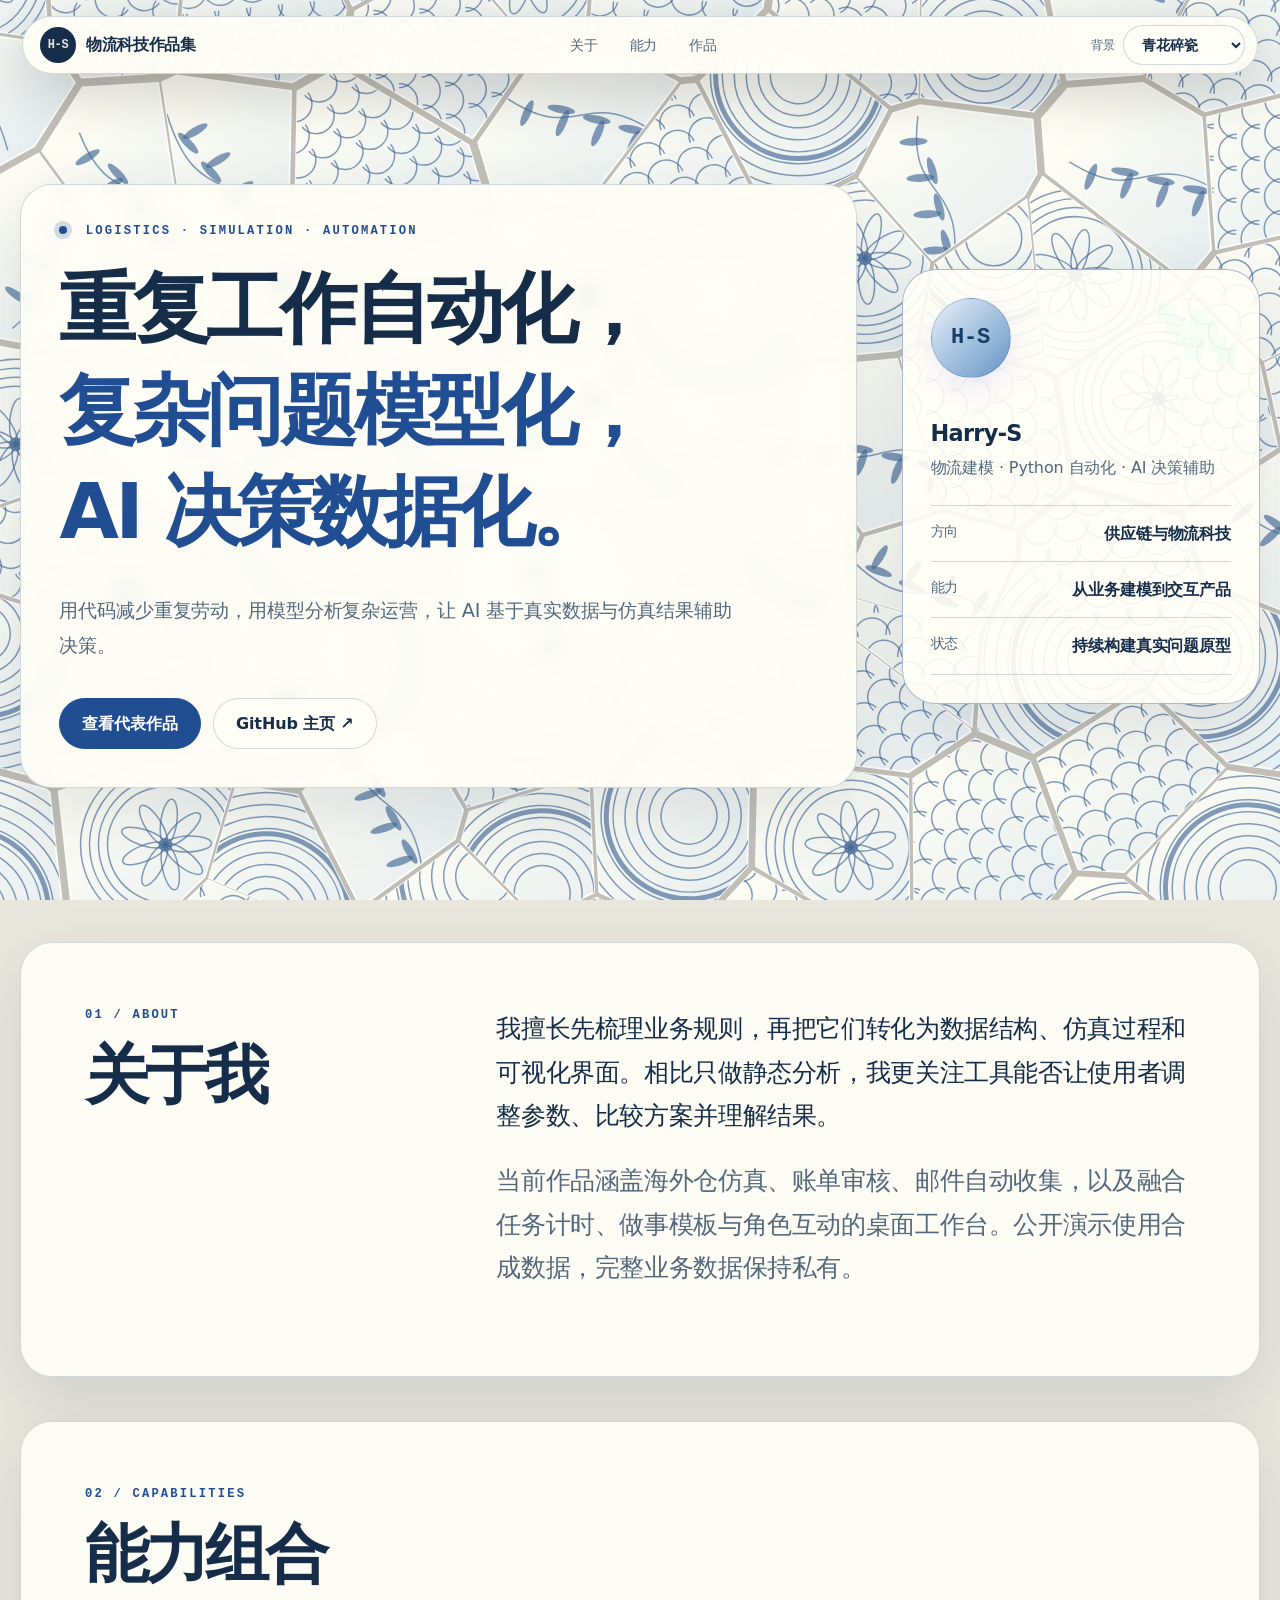
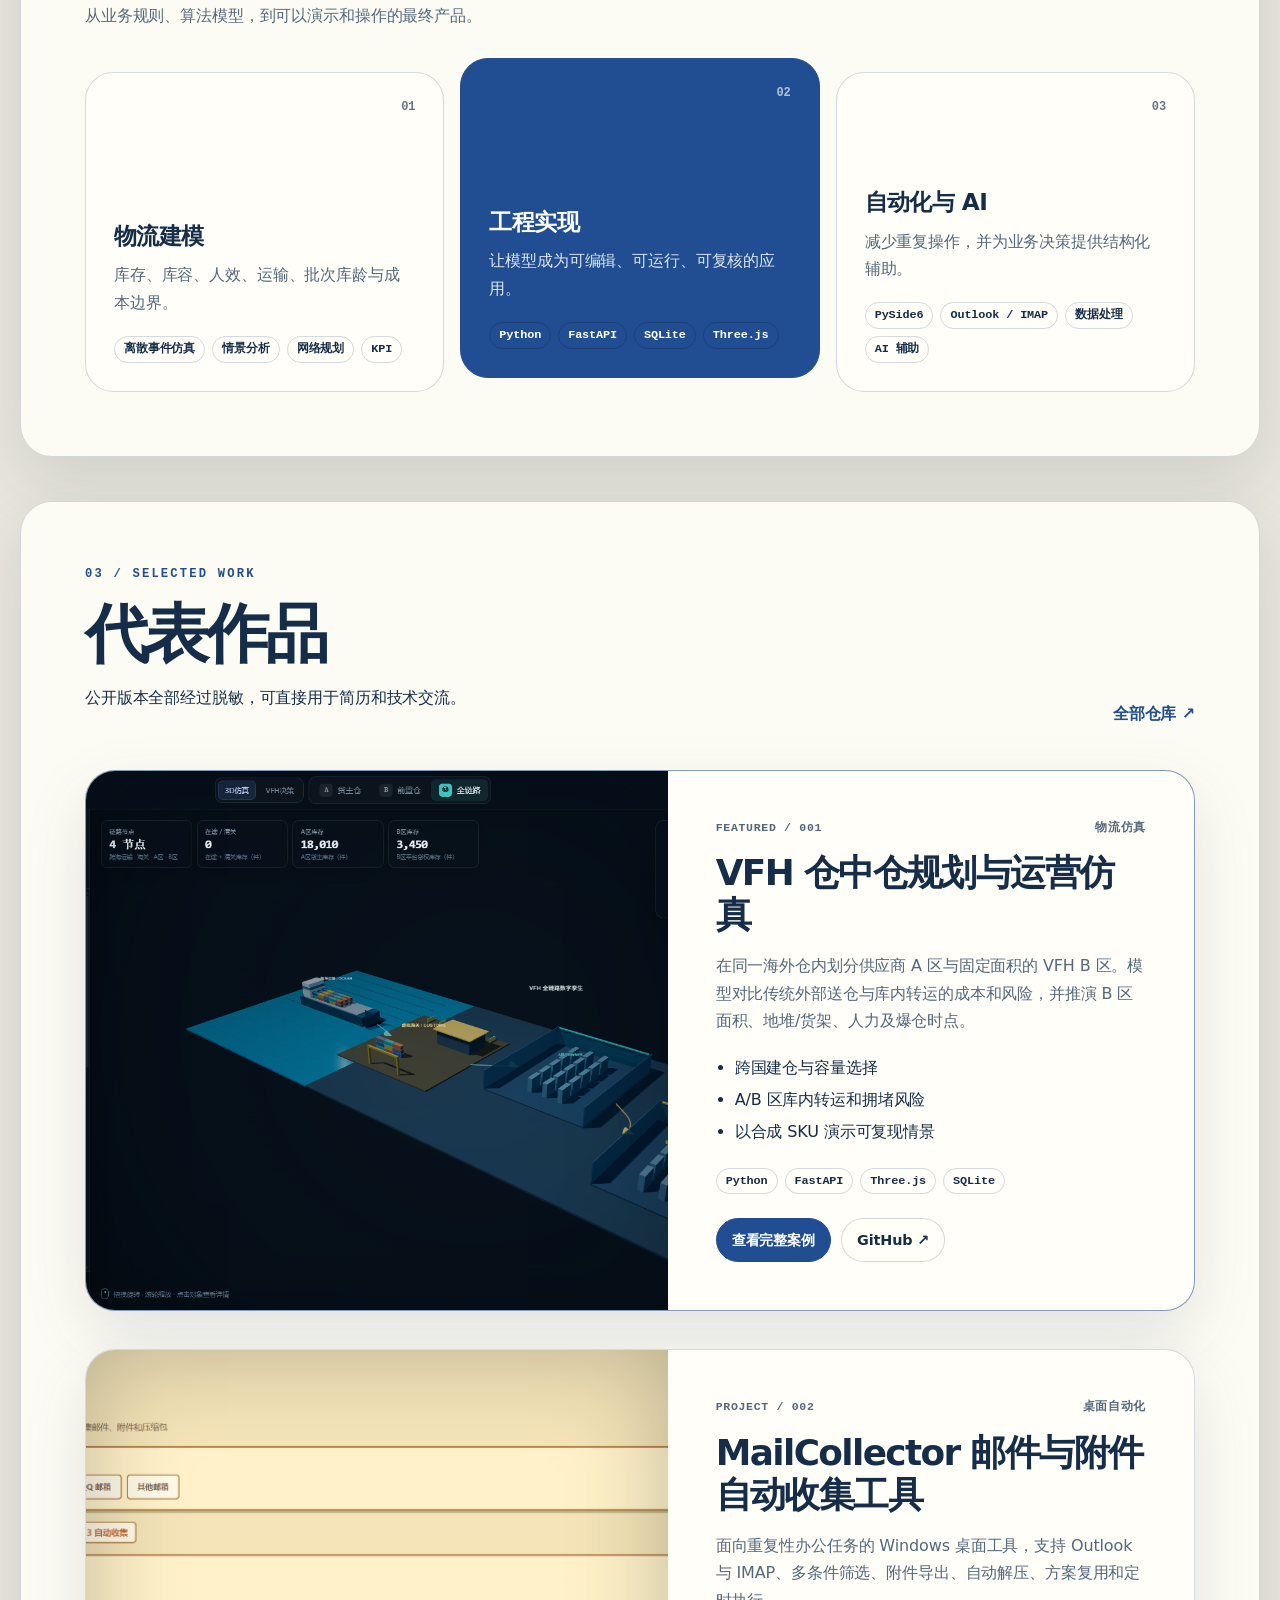
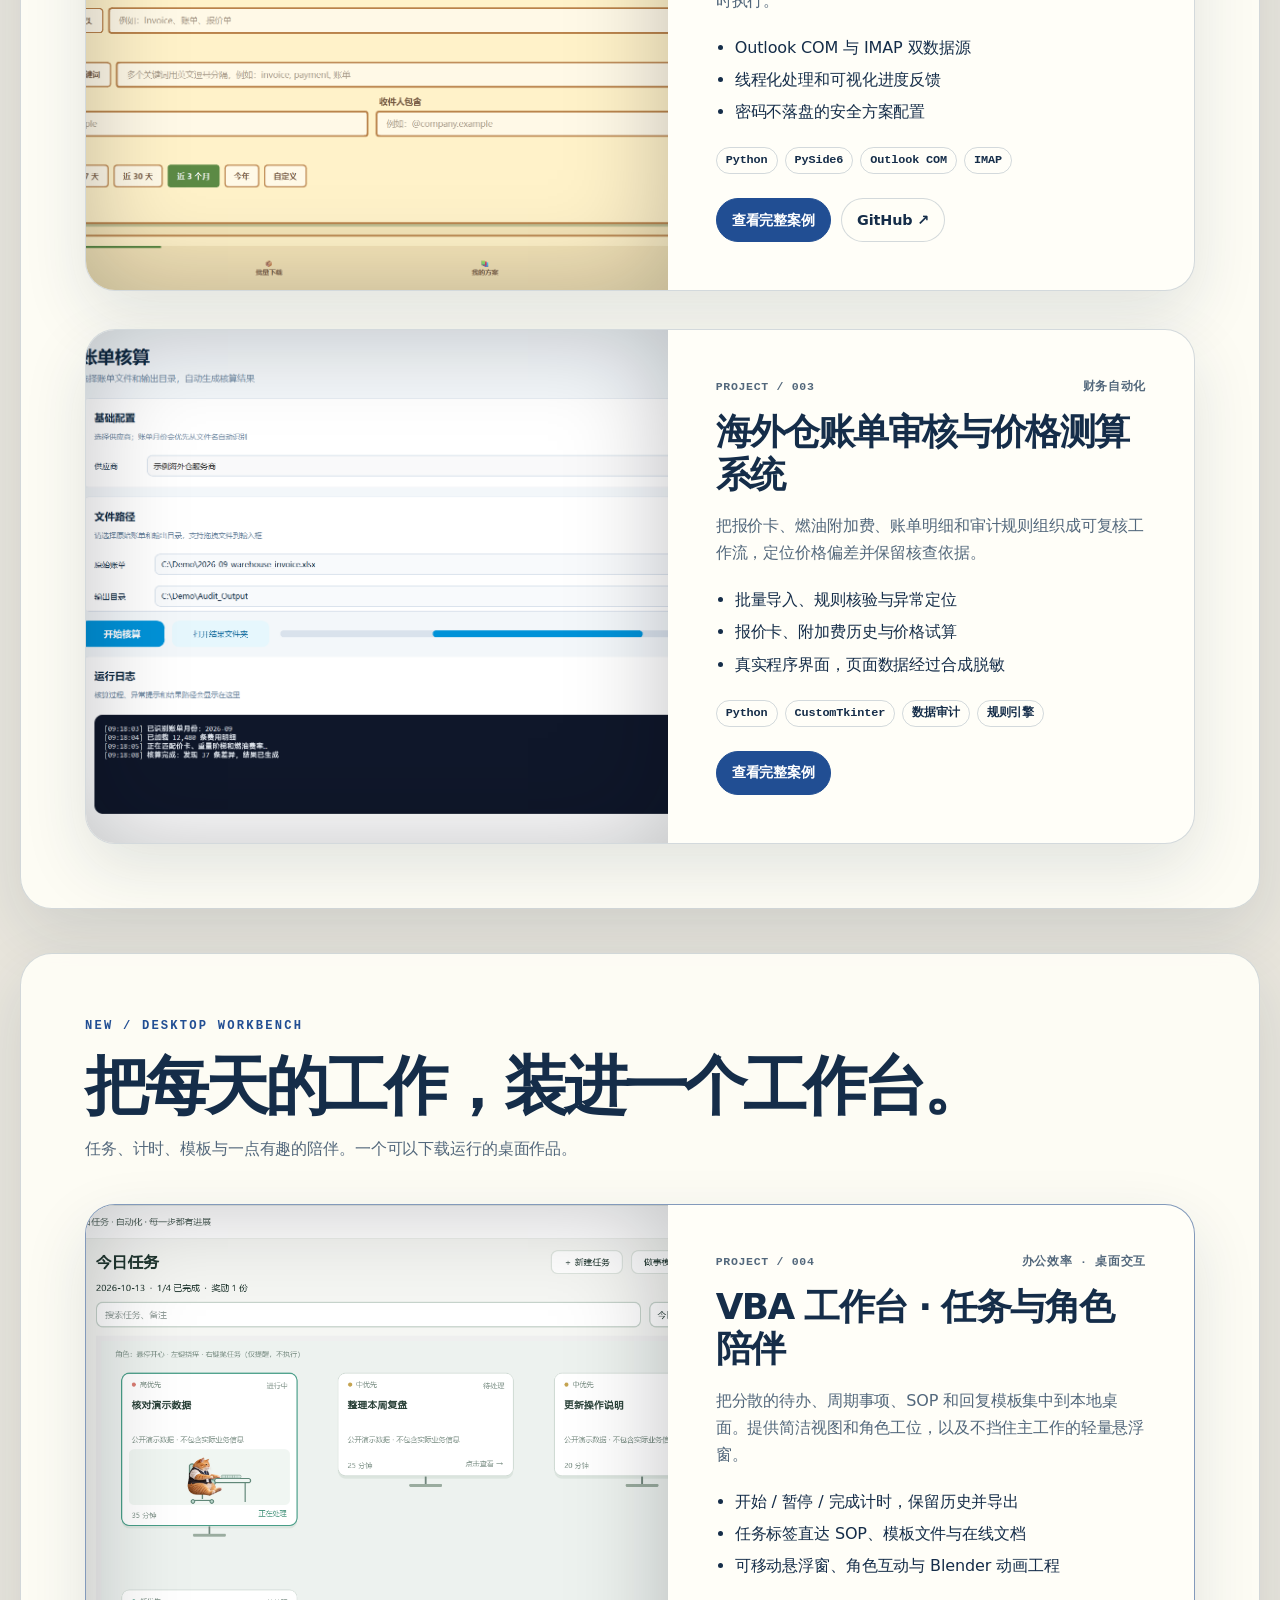
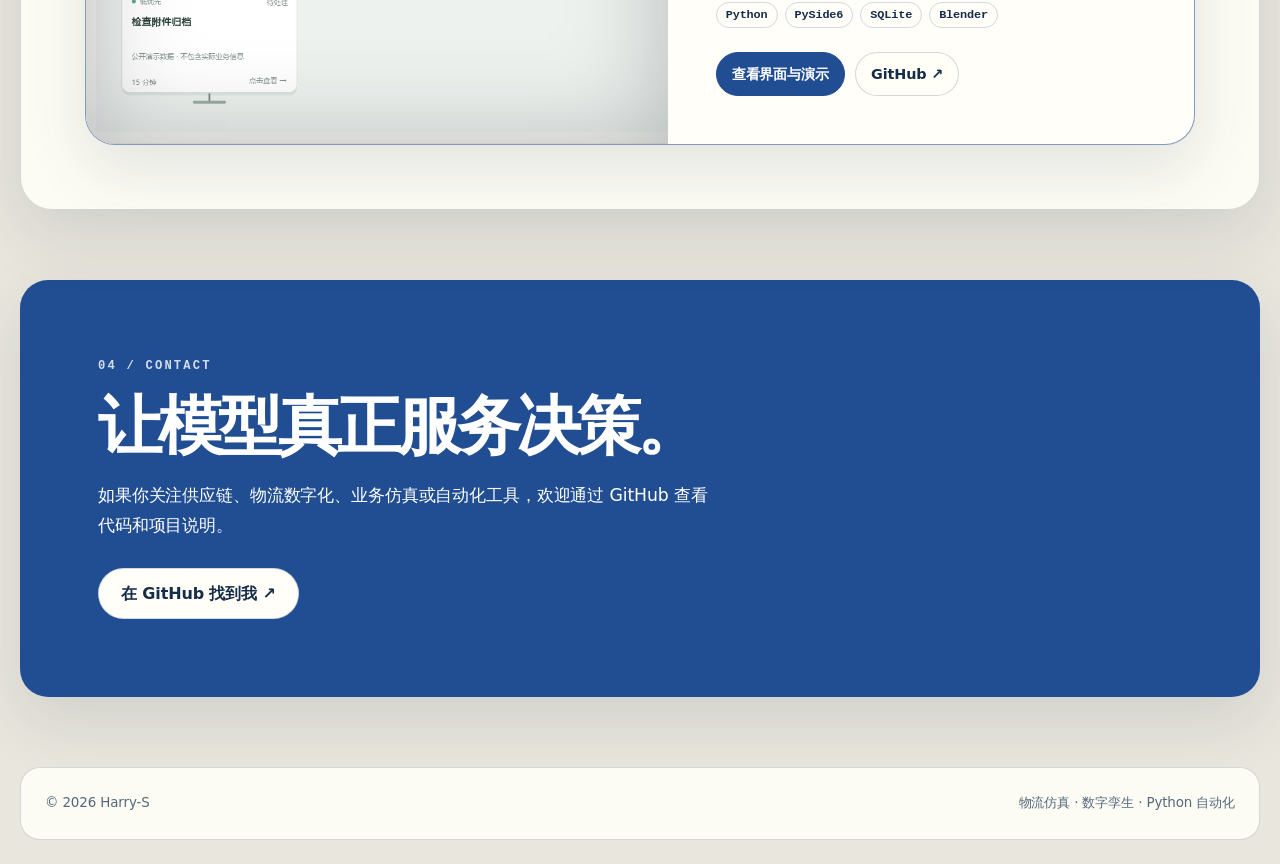
<file: index.html>
<!doctype html>
<html lang="zh-CN">
  <head>
    <meta charset="UTF-8" />
    <meta name="viewport" content="width=device-width, initial-scale=1.0" />
    <meta
      name="description"
      content="Harry-S 的物流仿真、数字孪生、Python 自动化与 AI 决策辅助作品集。"
    />
    <meta name="theme-color" content="#0b1020" />
    <title>Harry-S｜物流仿真与自动化作品集</title>
    <link
      rel="icon"
      type="image/svg+xml"
      href="data:image/svg+xml,%3Csvg xmlns='http://www.w3.org/2000/svg' viewBox='0 0 64 64'%3E%3Crect width='64' height='64' rx='16' fill='%230b1020'/%3E%3Cpath d='M18 22h28v8H18zm0 12h18v8H18z' fill='%23d7ff64'/%3E%3C/svg%3E"
    />
    <link rel="stylesheet" href="./style.css?v=hs2" />
    <link rel="stylesheet" href="./stage.css?v=hs2" />
    <link rel="stylesheet" href="./porcelain.css?v=slogan1" />
    <script src="./script.js" defer></script>
    <script src="./porcelain.js" defer></script>
  </head>
  <body class="portfolio-home" data-background="blue">
    <canvas id="porcelain-background" aria-hidden="true"></canvas>
    <a class="skip-link" href="#main">跳到主要内容</a>

    <header class="site-header">
      <a class="brand" href="#top" aria-label="返回首页">
        <span class="brand-mark" aria-hidden="true">H-S</span>
        <span>物流科技作品集</span>
      </a>
      <nav class="nav" aria-label="主导航">
        <a href="#about">关于</a>
        <a href="#capabilities">能力</a>
        <a href="#projects">作品</a>
      </nav>
      <label class="background-picker"><span>背景</span>
        <select id="background-choice" aria-label="更换背景风格">
          <option value="blue">青花碎瓷</option>
          <option value="celadon">青瓷碎片</option>
          <option value="night">夜色青花</option>
          <option value="plain">简洁科技</option>
        </select>
      </label>
    </header>

    <main id="main">
      <section class="hero" id="top" aria-labelledby="hero-title">
        <div class="hero-copy">
          <p class="eyebrow"><span class="status-dot" aria-hidden="true"></span> LOGISTICS · SIMULATION · AUTOMATION</p>
          <h1 id="hero-title" class="hero-slogan"><span>重复工作自动化，</span><span>复杂问题模型化，</span><span>AI 决策数据化。</span></h1>
          <p class="hero-lead">
            用代码减少重复劳动，用模型分析复杂运营，让 AI 基于真实数据与仿真结果辅助决策。
          </p>
          <div class="hero-actions">
            <a class="button button-primary" href="#projects">查看代表作品</a>
            <a class="button button-secondary" href="https://github.com/2631646035-dot" target="_blank" rel="noreferrer">GitHub 主页 ↗</a>
          </div>
        </div>

        <aside class="profile-card" aria-label="个人信息摘要">
          <div class="avatar" aria-hidden="true">H-S</div>
          <div>
            <p class="profile-name">Harry-S</p>
            <p class="profile-role">物流建模 · Python 自动化 · AI 决策辅助</p>
          </div>
          <dl class="quick-facts">
            <div><dt>方向</dt><dd>供应链与物流科技</dd></div>
            <div><dt>能力</dt><dd>从业务建模到交互产品</dd></div>
            <div><dt>状态</dt><dd>持续构建真实问题原型</dd></div>
          </dl>
        </aside>
      </section>

      <section class="section about" id="about" aria-labelledby="about-title">
        <div class="section-heading">
          <p class="section-index">01 / ABOUT</p>
          <h2 id="about-title">关于我</h2>
        </div>
        <div class="about-copy">
          <p>
            我擅长先梳理业务规则，再把它们转化为数据结构、仿真过程和可视化界面。相比只做静态分析，我更关注工具能否让使用者调整参数、比较方案并理解结果。
          </p>
          <p>
            当前作品涵盖海外仓仿真、账单审核、邮件自动收集，以及融合任务计时、做事模板与角色互动的桌面工作台。公开演示使用合成数据，完整业务数据保持私有。
          </p>
        </div>
      </section>

      <section class="section" id="capabilities" aria-labelledby="capabilities-title">
        <div class="section-heading">
          <p class="section-index">02 / CAPABILITIES</p>
          <h2 id="capabilities-title">能力组合</h2>
          <p>从业务规则、算法模型，到可以演示和操作的最终产品。</p>
        </div>
        <div class="tool-grid">
          <article class="tool-card">
            <span class="tool-number">01</span>
            <h3>物流建模</h3>
            <p>库存、库容、人效、运输、批次库龄与成本边界。</p>
            <ul class="tag-list" aria-label="物流建模能力">
              <li>离散事件仿真</li><li>情景分析</li><li>网络规划</li><li>KPI</li>
            </ul>
          </article>
          <article class="tool-card featured">
            <span class="tool-number">02</span>
            <h3>工程实现</h3>
            <p>让模型成为可编辑、可运行、可复核的应用。</p>
            <ul class="tag-list" aria-label="技术栈">
              <li>Python</li><li>FastAPI</li><li>SQLite</li><li>Three.js</li>
            </ul>
          </article>
          <article class="tool-card">
            <span class="tool-number">03</span>
            <h3>自动化与 AI</h3>
            <p>减少重复操作，并为业务决策提供结构化辅助。</p>
            <ul class="tag-list" aria-label="自动化与 AI 能力">
              <li>PySide6</li><li>Outlook / IMAP</li><li>数据处理</li><li>AI 辅助</li>
            </ul>
          </article>
        </div>
      </section>

      <section class="section" id="projects" aria-labelledby="projects-title">
        <div class="section-heading project-heading">
          <div>
            <p class="section-index">03 / SELECTED WORK</p>
            <h2 id="projects-title">代表作品</h2>
            <p>公开版本全部经过脱敏，可直接用于简历和技术交流。</p>
          </div>
          <a class="text-link" href="https://github.com/2631646035-dot?tab=repositories" target="_blank" rel="noreferrer">全部仓库 ↗</a>
        </div>

        <div class="project-gallery">
          <article class="project-card project-featured">
            <a class="project-visual" href="./projects/vfh-digital-twin.html" aria-label="查看海外仓数字孪生项目案例">
              <img src="./assets/vfh/02-network-overview.png" alt="海外仓数字孪生全链路 3D 视角" />
            </a>
            <div class="project-content">
              <div class="project-topline"><span>FEATURED / 001</span><span>物流仿真</span></div>
              <h3>VFH 仓中仓规划与运营仿真</h3>
              <p>在同一海外仓内划分供应商 A 区与固定面积的 VFH B 区。模型对比传统外部送仓与库内转运的成本和风险，并推演 B 区面积、地堆/货架、人力及爆仓时点。</p>
              <ul class="project-points">
                <li>跨国建仓与容量选择</li>
                <li>A/B 区库内转运和拥堵风险</li>
                <li>以合成 SKU 演示可复现情景</li>
              </ul>
              <ul class="project-meta"><li>Python</li><li>FastAPI</li><li>Three.js</li><li>SQLite</li></ul>
              <div class="project-actions">
                <a class="button button-primary" href="./projects/vfh-digital-twin.html">查看完整案例</a>
                <a class="button button-secondary" href="https://github.com/2631646035-dot/vfh-warehouse-digital-twin-demo" target="_blank" rel="noreferrer">GitHub ↗</a>
              </div>
            </div>
          </article>

          <article class="project-card">
            <a class="project-visual" href="./projects/mailcollector.html" aria-label="查看邮件自动收集工具案例">
              <img src="./assets/mailcollector/01-filter-workflow.png" alt="MailCollector 邮件自动收集工具界面" />
            </a>
            <div class="project-content">
              <div class="project-topline"><span>PROJECT / 002</span><span>桌面自动化</span></div>
              <h3>MailCollector 邮件与附件自动收集工具</h3>
              <p>面向重复性办公任务的 Windows 桌面工具，支持 Outlook 与 IMAP、多条件筛选、附件导出、自动解压、方案复用和定时执行。</p>
              <ul class="project-points">
                <li>Outlook COM 与 IMAP 双数据源</li>
                <li>线程化处理和可视化进度反馈</li>
                <li>密码不落盘的安全方案配置</li>
              </ul>
              <ul class="project-meta"><li>Python</li><li>PySide6</li><li>Outlook COM</li><li>IMAP</li></ul>
              <div class="project-actions">
                <a class="button button-primary" href="./projects/mailcollector.html">查看完整案例</a>
                <a class="button button-secondary" href="https://github.com/2631646035-dot/mailcollector-desktop-demo" target="_blank" rel="noreferrer">GitHub ↗</a>
              </div>
            </div>
          </article>

          <article class="project-card">
            <a class="project-visual" href="./projects/bill-auditor.html" aria-label="查看海外仓账单审核项目案例">
              <img src="./assets/bill-auditor/01-audit-workflow.png" alt="海外仓账单审核程序的审核工作台" />
            </a>
            <div class="project-content">
              <div class="project-topline"><span>PROJECT / 003</span><span>财务自动化</span></div>
              <h3>海外仓账单审核与价格测算系统</h3>
              <p>把报价卡、燃油附加费、账单明细和审计规则组织成可复核工作流，定位价格偏差并保留核查依据。</p>
              <ul class="project-points">
                <li>批量导入、规则核验与异常定位</li>
                <li>报价卡、附加费历史与价格试算</li>
                <li>真实程序界面，页面数据经过合成脱敏</li>
              </ul>
              <ul class="project-meta"><li>Python</li><li>CustomTkinter</li><li>数据审计</li><li>规则引擎</li></ul>
              <div class="project-actions"><a class="button button-primary" href="./projects/bill-auditor.html">查看完整案例</a></div>
            </div>
          </article>
        </div>
      </section>

      <section class="section" aria-labelledby="workbench-title" id="workbench">
        <div class="section-heading"><p class="section-index">NEW / DESKTOP WORKBENCH</p><h2 id="workbench-title">把每天的工作，装进一个工作台。</h2><p>任务、计时、模板与一点有趣的陪伴。一个可以下载运行的桌面作品。</p></div>
        <article class="project-card project-featured">
          <a class="project-visual" href="./projects/vba-workbench.html" aria-label="查看 VBA 工作台完整案例"><img loading="lazy" src="./assets/workbench/02-companions.png" alt="真实工作台界面：四个虚构任务显示为电脑工位，橘猫在进行中的任务上办公"></a>
          <div class="project-content">
            <div class="project-topline"><span>PROJECT / 004</span><span>办公效率 · 桌面交互</span></div>
            <h3>VBA 工作台 · 任务与角色陪伴</h3>
            <p>把分散的待办、周期事项、SOP 和回复模板集中到本地桌面。提供简洁视图和角色工位，以及不挡住主工作的轻量悬浮窗。</p>
            <ul class="project-points"><li>开始 / 暂停 / 完成计时，保留历史并导出</li><li>任务标签直达 SOP、模板文件与在线文档</li><li>可移动悬浮窗、角色互动与 Blender 动画工程</li></ul>
            <ul class="project-meta"><li>Python</li><li>PySide6</li><li>SQLite</li><li>Blender</li></ul>
            <div class="project-actions"><a class="button button-primary" href="./projects/vba-workbench.html">查看界面与演示</a><a class="button button-secondary" href="https://github.com/2631646035-dot/vba-workbench-desktop" target="_blank" rel="noreferrer">GitHub ↗</a></div>
          </div>
        </article>
      </section>

      <section class="contact" aria-labelledby="contact-title">
        <p class="section-index">04 / CONTACT</p>
        <h2 id="contact-title">让模型真正服务决策。</h2>
        <p>如果你关注供应链、物流数字化、业务仿真或自动化工具，欢迎通过 GitHub 查看代码和项目说明。</p>
        <a class="button button-primary" href="https://github.com/2631646035-dot" target="_blank" rel="noreferrer">在 GitHub 找到我 ↗</a>
      </section>
    </main>

    <footer class="footer">
      <p>© <span id="year"></span> Harry-S</p>
      <p>物流仿真 · 数字孪生 · Python 自动化</p>
    </footer>
  </body>
</html>
</file>
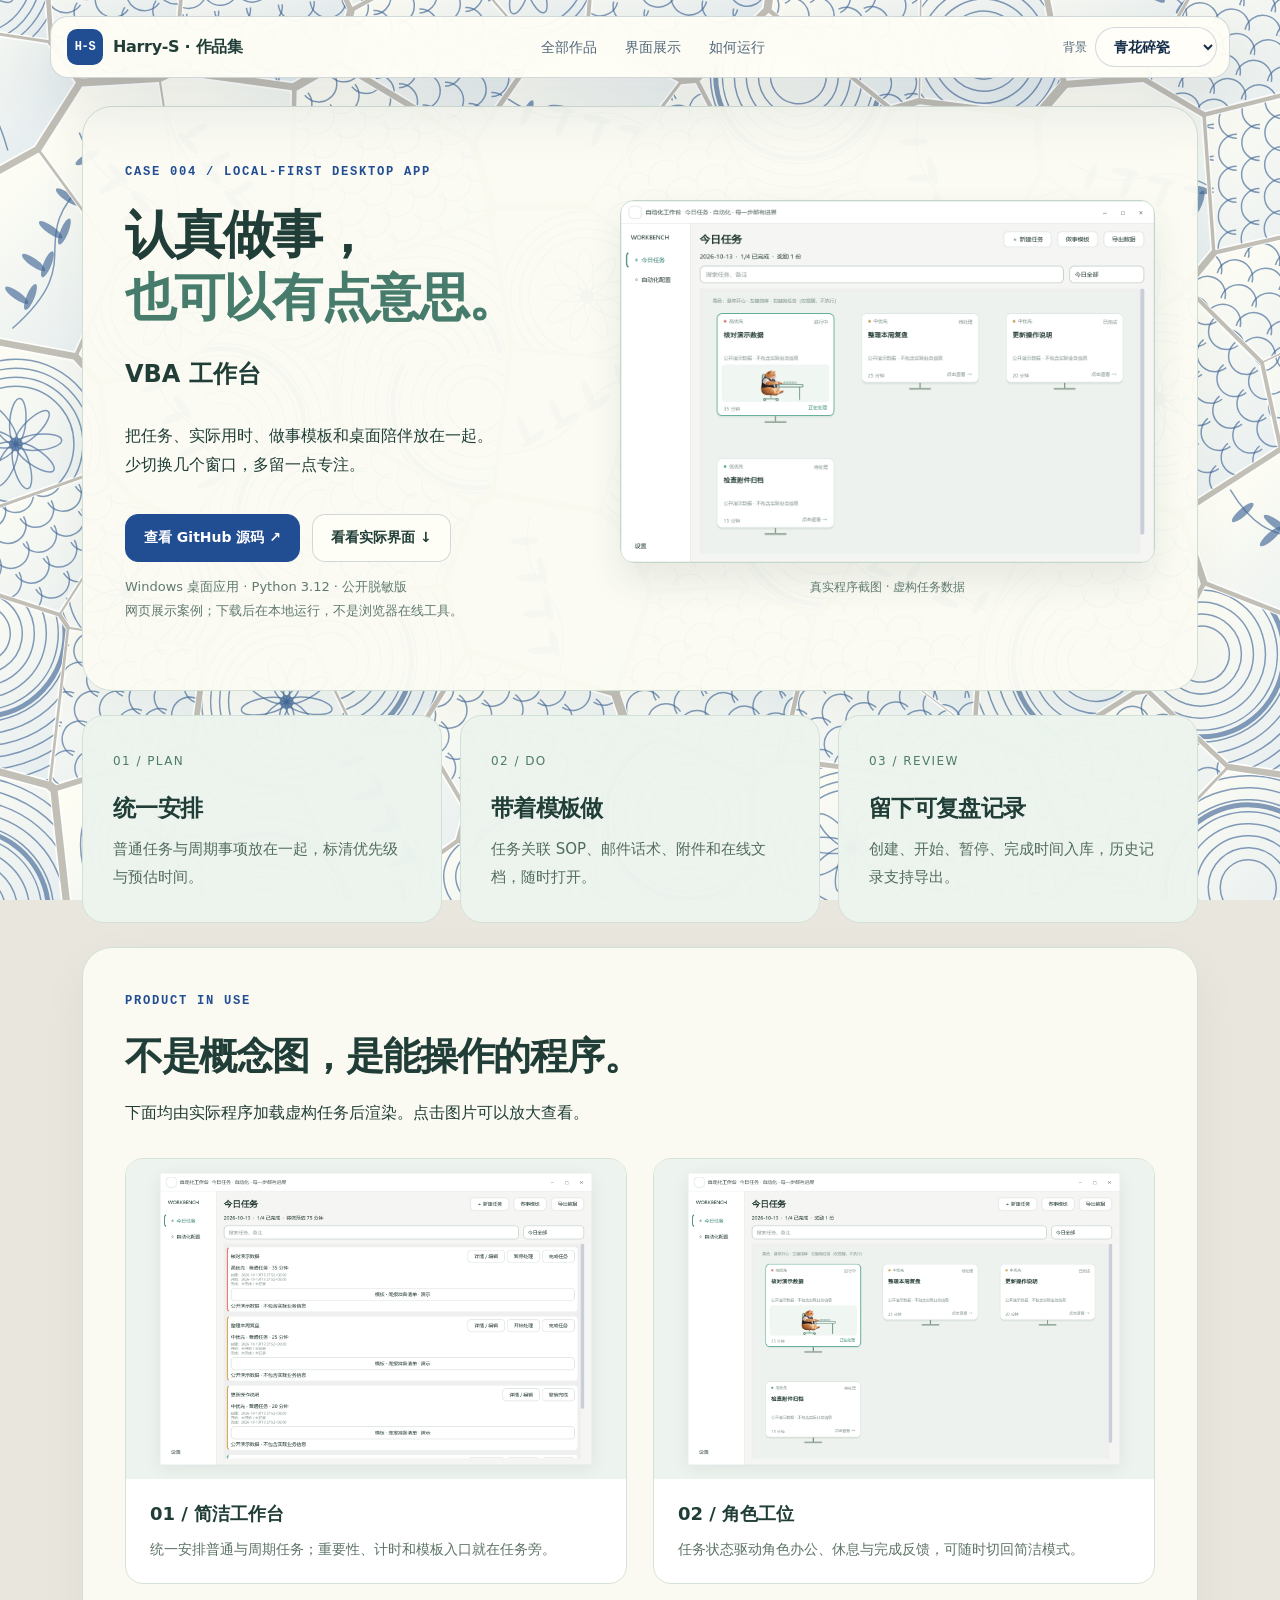
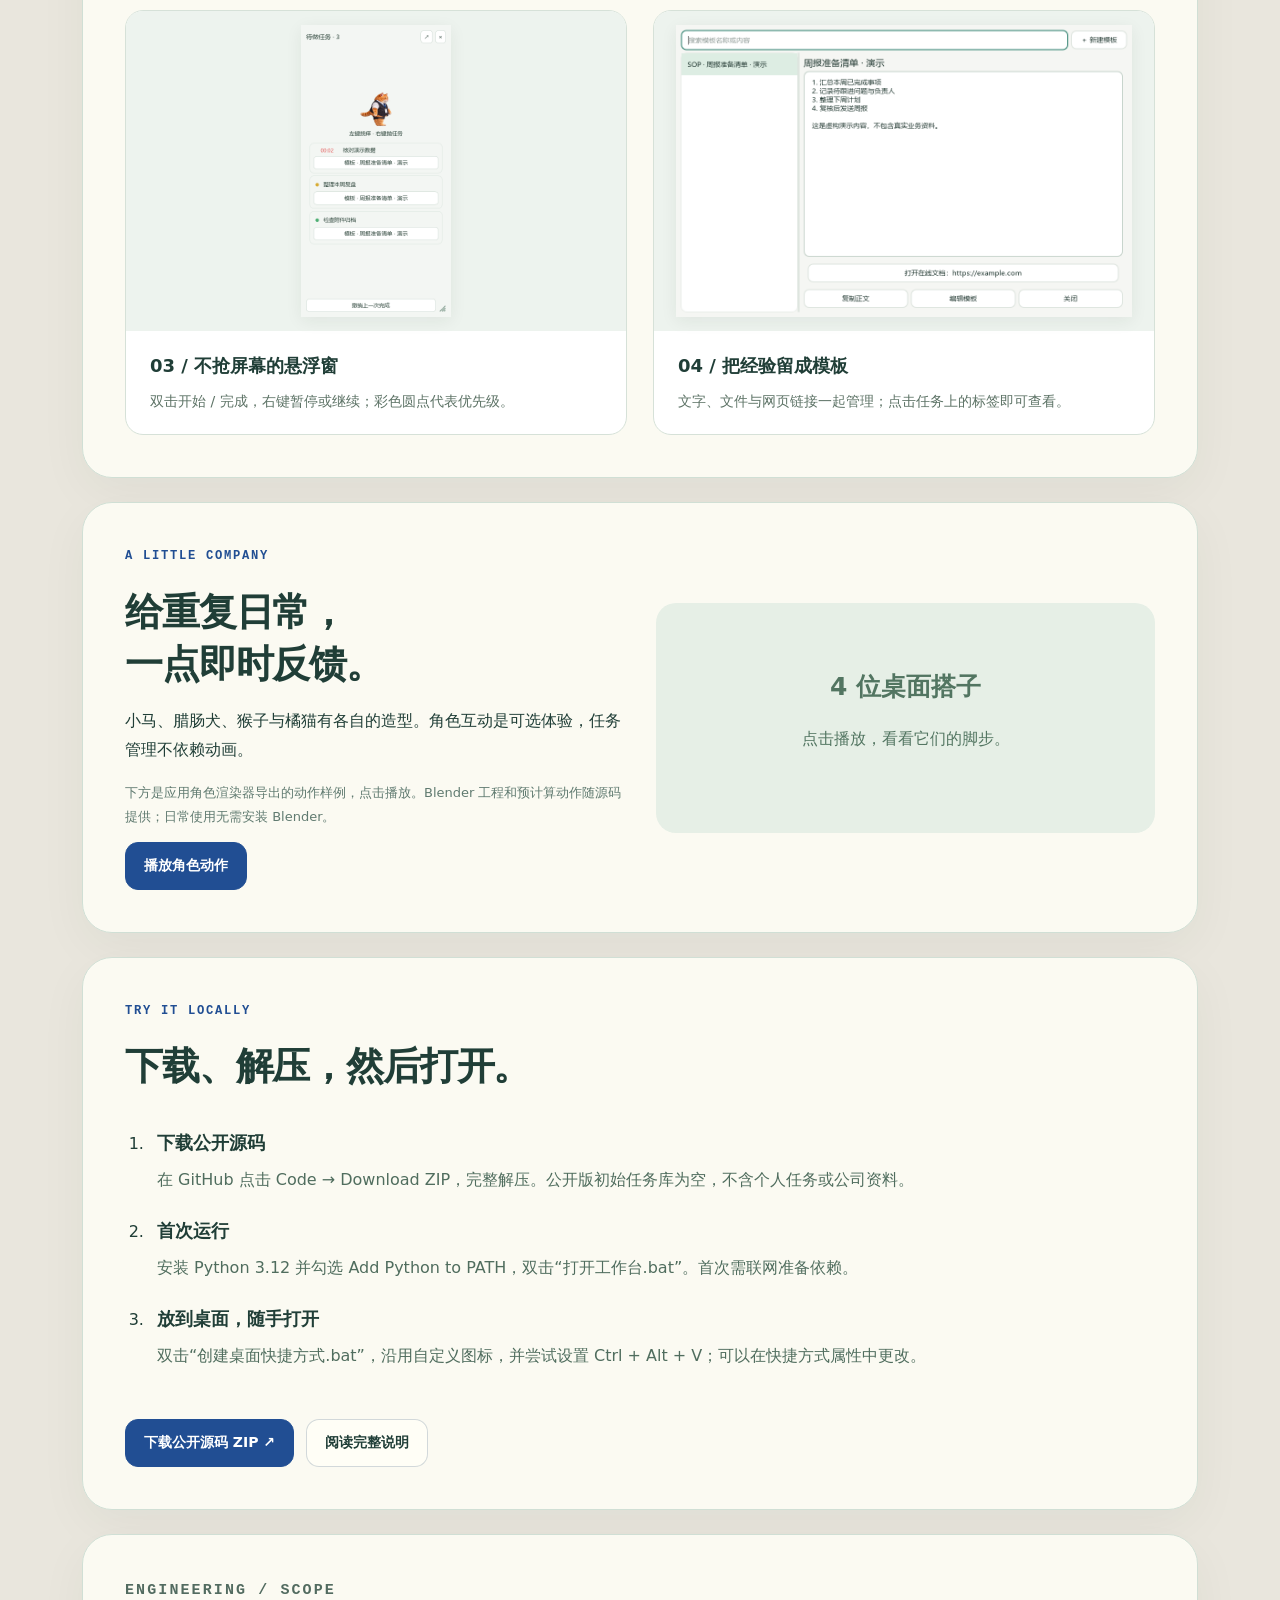
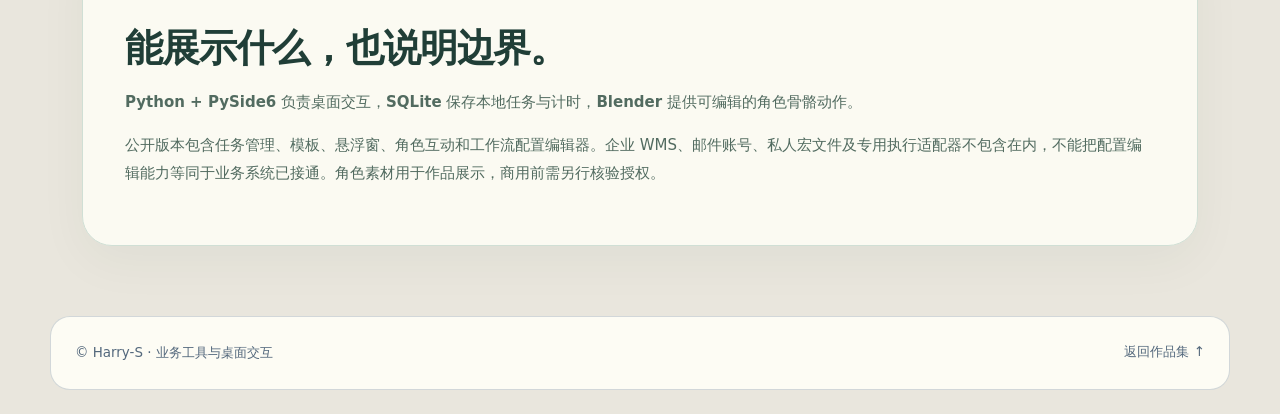
<file: projects/vba-workbench.html>
<!doctype html>
<html lang="zh-CN">
<head>
  <meta charset="utf-8"><meta name="viewport" content="width=device-width,initial-scale=1">
  <title>VBA 工作台 · 任务、模板与角色陪伴｜Harry-S</title>
  <meta name="description" content="Harry-S 的 Windows 桌面工作台：统一任务与周期计划、暂停计时、SOP 模板、悬浮窗和角色互动。含真实界面演示及公开源码。">
  <link rel="stylesheet" href="../style.css?v=hs2"><link rel="stylesheet" href="../porcelain.css?v=slogan1"><link rel="stylesheet" href="../workbench.css?v=1">
  <script src="../porcelain.js" defer></script>
</head>
<body class="portfolio-home wb-page" data-background="celadon">
  <canvas id="porcelain-background" aria-hidden="true"></canvas>
  <a class="skip-link" href="#main">跳到主要内容</a>
  <header class="site-header"><a class="brand" href="../index.html"><span class="brand-mark" aria-hidden="true">H-S</span><span>Harry-S · 作品集</span></a><nav class="nav" aria-label="项目导航"><a href="../index.html#workbench">全部作品</a><a href="#screens">界面展示</a><a href="#start">如何运行</a></nav><label class="background-picker"><span>背景</span><select id="background-choice" aria-label="更换背景风格"><option value="blue">青花碎瓷</option><option value="celadon">青瓷碎片</option><option value="night">夜色青花</option><option value="plain">简洁科技</option></select></label></header>
  <main id="main" class="wb-main">
    <section class="wb-hero wb-panel">
      <div><p class="eyebrow">CASE 004 / LOCAL-FIRST DESKTOP APP</p><h1>认真做事，<br><span>也可以有点意思。</span></h1><p class="wb-lead">VBA 工作台</p><p>把任务、实际用时、做事模板和桌面陪伴放在一起。<br>少切换几个窗口，多留一点专注。</p><div class="hero-actions"><a class="button button-primary" href="https://github.com/2631646035-dot/vba-workbench-desktop" target="_blank" rel="noreferrer">查看 GitHub 源码 ↗</a><a class="button button-secondary" href="#screens">看看实际界面 ↓</a></div><p class="wb-note">Windows 桌面应用 · Python 3.12 · 公开脱敏版<br>网页展示案例；下载后在本地运行，不是浏览器在线工具。</p></div>
      <figure class="wb-cover"><img src="../assets/workbench/02-companions.png" alt="角色工位模式实际界面，橘猫在进行中的任务上办公"><figcaption>真实程序截图 · 虚构任务数据</figcaption></figure>
    </section>
    <section class="wb-flow" aria-label="核心工作流程"><div><span>01 / PLAN</span><h2>统一安排</h2><p>普通任务与周期事项放在一起，标清优先级与预估时间。</p></div><div><span>02 / DO</span><h2>带着模板做</h2><p>任务关联 SOP、邮件话术、附件和在线文档，随时打开。</p></div><div><span>03 / REVIEW</span><h2>留下可复盘记录</h2><p>创建、开始、暂停、完成时间入库，历史记录支持导出。</p></div></section>
    <section id="screens" class="wb-panel wb-section"><p class="section-index">PRODUCT IN USE</p><h2>不是概念图，是能操作的程序。</h2><p>下面均由实际程序加载虚构任务后渲染。点击图片可以放大查看。</p>
      <div class="wb-shots">
        <figure><button class="wb-image" type="button" aria-label="放大今日任务截图"><img loading="lazy" src="../assets/workbench/01-daily.png" alt="简洁视图：任务优先级、用时、开始暂停完成按钮、模板入口"></button><figcaption><strong>01 / 简洁工作台</strong><span>统一安排普通与周期任务；重要性、计时和模板入口就在任务旁。</span></figcaption></figure>
        <figure><button class="wb-image" type="button" aria-label="放大角色工位截图"><img loading="lazy" src="../assets/workbench/02-companions.png" alt="角色工位视图：任务卡片变成电脑屏幕，角色在正在执行的任务上办公"></button><figcaption><strong>02 / 角色工位</strong><span>任务状态驱动角色办公、休息与完成反馈，可随时切回简洁模式。</span></figcaption></figure>
        <figure class="wb-compact-shot"><button class="wb-image" type="button" aria-label="放大悬浮窗截图"><img loading="lazy" src="../assets/workbench/03-compact.png" alt="可拖动缩放的任务悬浮窗，含优先级圆点与计时"></button><figcaption><strong>03 / 不抢屏幕的悬浮窗</strong><span>双击开始 / 完成，右键暂停或继续；彩色圆点代表优先级。</span></figcaption></figure>
        <figure><button class="wb-image" type="button" aria-label="放大模板库截图"><img loading="lazy" src="../assets/workbench/04-templates.png" alt="模板库，示例为周报准备清单 SOP，可复制正文并打开在线文档"></button><figcaption><strong>04 / 把经验留成模板</strong><span>文字、文件与网页链接一起管理；点击任务上的标签即可查看。</span></figcaption></figure>
      </div>
    </section>
    <section class="wb-panel wb-section wb-animation"><div><p class="section-index">A LITTLE COMPANY</p><h2>给重复日常，<br>一点即时反馈。</h2><p>小马、腊肠犬、猴子与橘猫有各自的造型。角色互动是可选体验，任务管理不依赖动画。</p><p class="wb-note">下方是应用角色渲染器导出的动作样例，点击播放。Blender 工程和预计算动作随源码提供；日常使用无需安装 Blender。</p><button class="button button-primary" id="motion-toggle" type="button" aria-pressed="false">播放角色动作</button></div><div id="motion-stage" class="wb-motion-placeholder"><span>4 位桌面搭子</span><p>点击播放，看看它们的脚步。</p></div></section>
    <section id="start" class="wb-panel wb-section"><p class="section-index">TRY IT LOCALLY</p><h2>下载、解压，然后打开。</h2><ol class="wb-steps"><li><strong>下载公开源码</strong><p>在 GitHub 点击 Code → Download ZIP，完整解压。公开版初始任务库为空，不含个人任务或公司资料。</p></li><li><strong>首次运行</strong><p>安装 Python 3.12 并勾选 Add Python to PATH，双击“打开工作台.bat”。首次需联网准备依赖。</p></li><li><strong>放到桌面，随手打开</strong><p>双击“创建桌面快捷方式.bat”，沿用自定义图标，并尝试设置 Ctrl + Alt + V；可以在快捷方式属性中更改。</p></li></ol><div class="hero-actions"><a class="button button-primary" href="https://github.com/2631646035-dot/vba-workbench-desktop/archive/refs/heads/main.zip">下载公开源码 ZIP ↗</a><a class="button button-secondary" href="https://github.com/2631646035-dot/vba-workbench-desktop#打开与快捷键" target="_blank" rel="noreferrer">阅读完整说明</a></div></section>
    <section class="wb-panel wb-section wb-boundary"><p class="section-index">ENGINEERING / SCOPE</p><h2>能展示什么，也说明边界。</h2><p><strong>Python + PySide6</strong> 负责桌面交互，<strong>SQLite</strong> 保存本地任务与计时，<strong>Blender</strong> 提供可编辑的角色骨骼动作。</p><p>公开版本包含任务管理、模板、悬浮窗、角色互动和工作流配置编辑器。企业 WMS、邮件账号、私人宏文件及专用执行适配器不包含在内，不能把配置编辑能力等同于业务系统已接通。角色素材用于作品展示，商用前需另行核验授权。</p></section>
  </main>
  <footer class="footer"><p>© Harry-S · 业务工具与桌面交互</p><a href="../index.html#workbench">返回作品集 ↑</a></footer>
  <dialog id="shot-dialog" aria-label="界面截图放大查看"><form method="dialog"><button class="button button-secondary" aria-label="关闭图片">关闭 ×</button></form><img alt=""></dialog>
  <script>
  const viewer=document.querySelector('#shot-dialog');
  document.querySelectorAll('.wb-image').forEach(button=>button.addEventListener('click',()=>{const source=button.querySelector('img');const target=viewer.querySelector('img');target.src=source.src;target.alt=source.alt;viewer.showModal();}));
  viewer.addEventListener('click',event=>{if(event.target===viewer)viewer.close();});
  const toggle=document.querySelector('#motion-toggle'),stage=document.querySelector('#motion-stage');
  toggle.addEventListener('click',()=>{const active=toggle.getAttribute('aria-pressed')==='true';toggle.setAttribute('aria-pressed',String(!active));toggle.textContent=active?'播放角色动作':'停止播放';stage.replaceChildren();if(!active){const img=document.createElement('img');img.src='../assets/workbench/companions.gif';img.alt='小马、腊肠犬、猴子和橘猫的行走循环动画';stage.append(img);}else{const text=document.createElement('span');text.textContent='动作已停止 · 点击可重新播放';stage.append(text);}});
  </script>
</body></html>
</file>
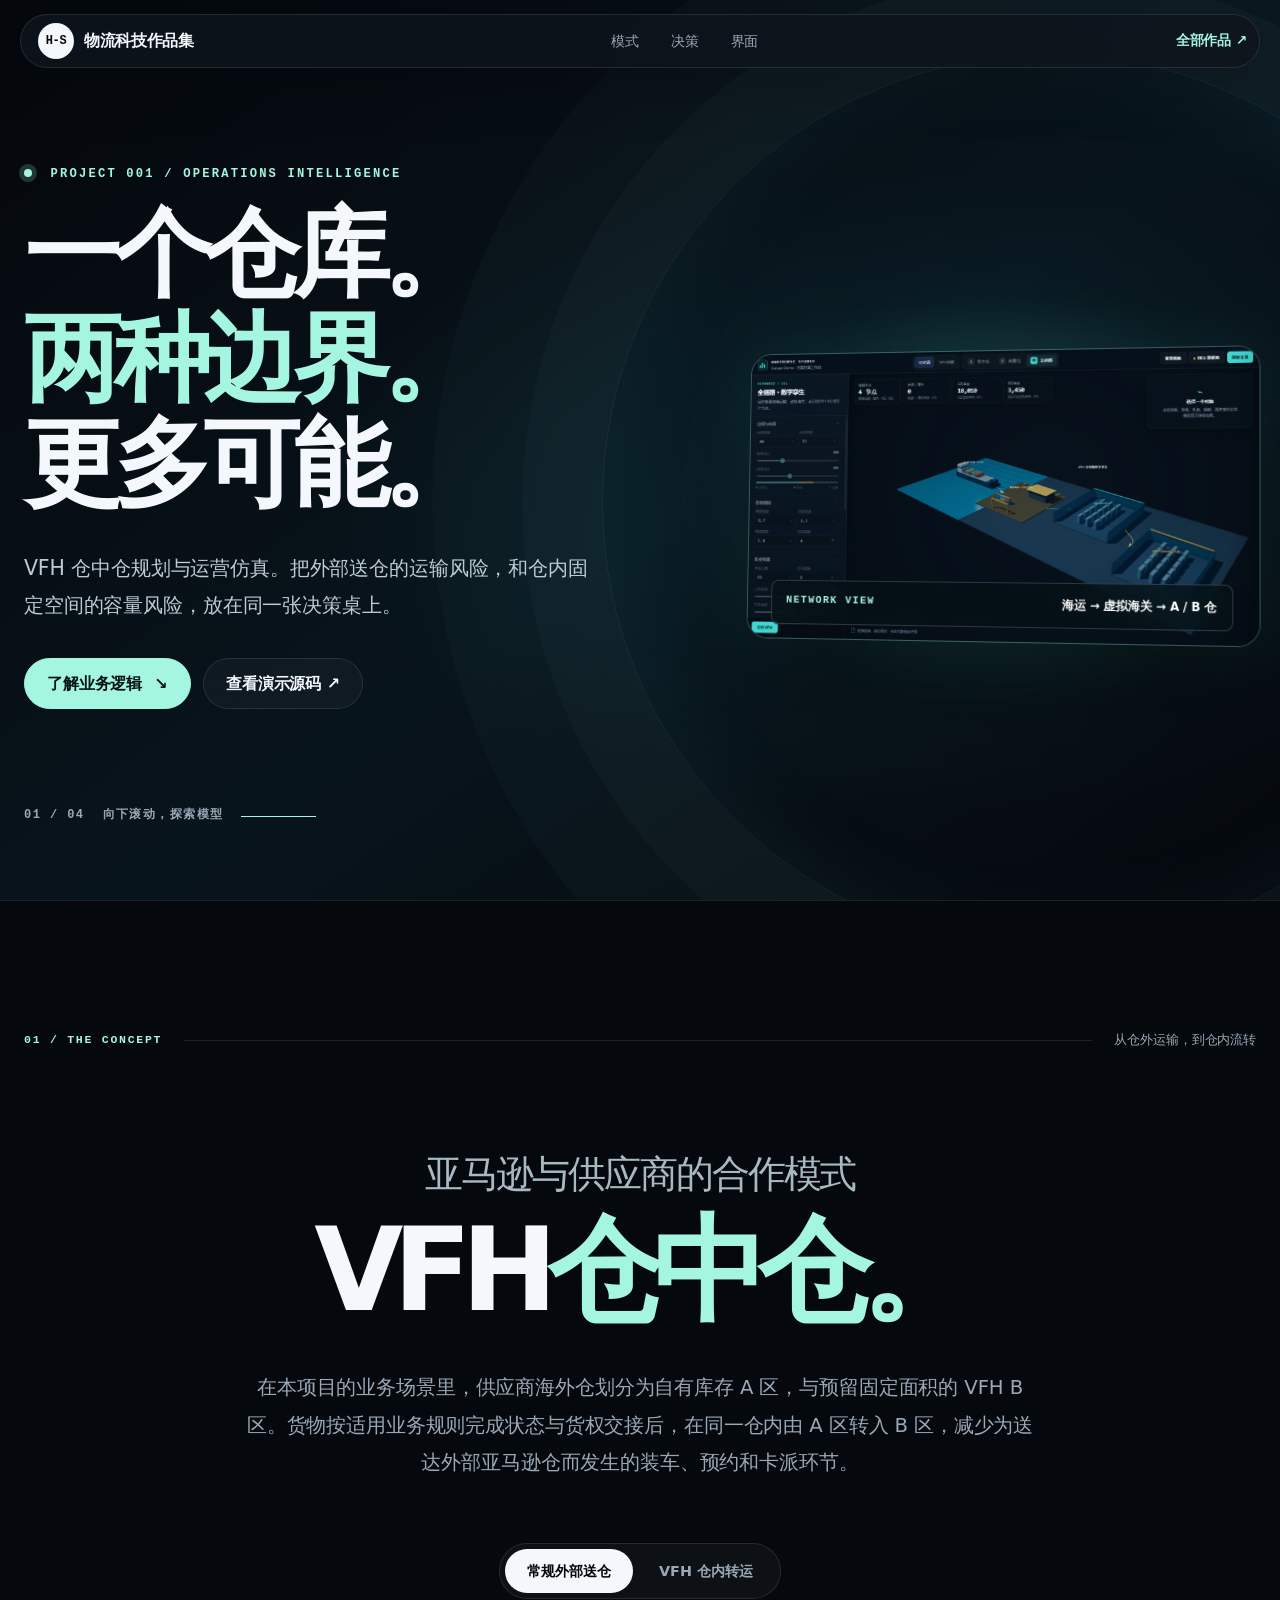
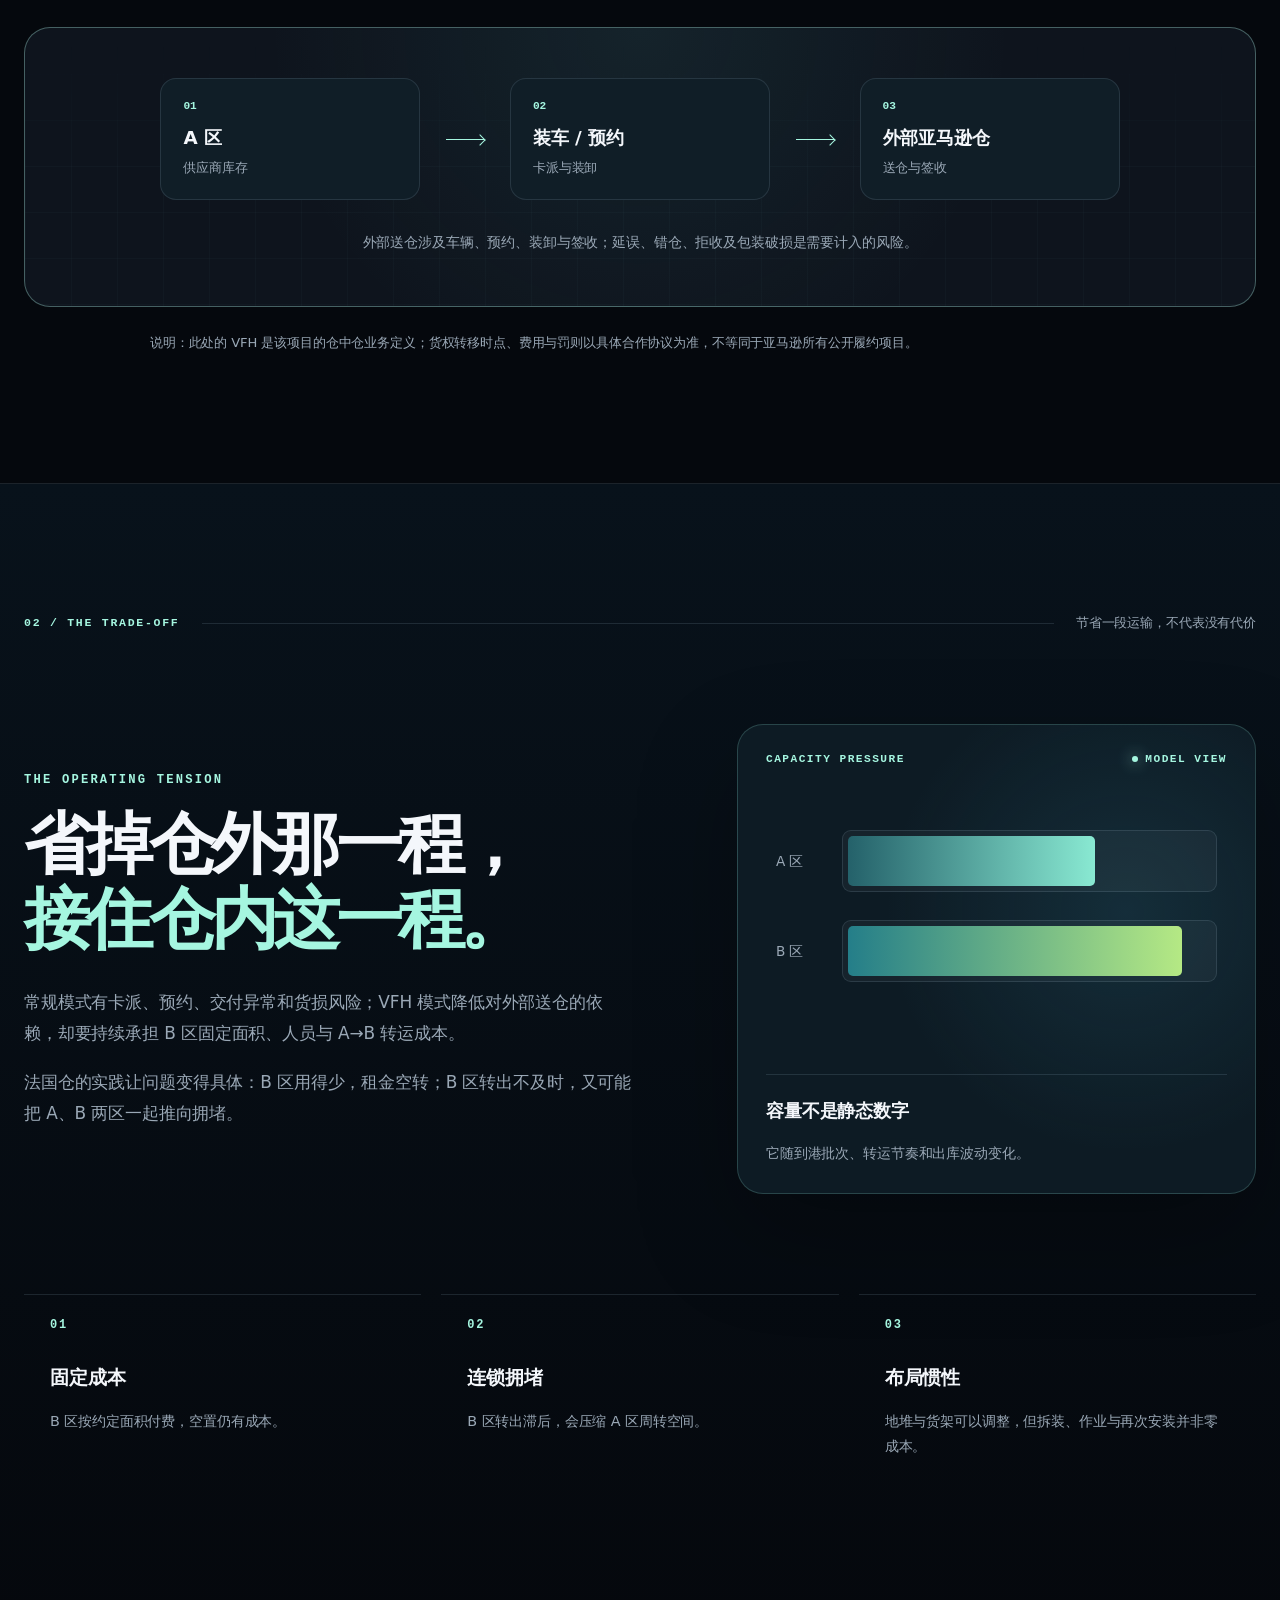
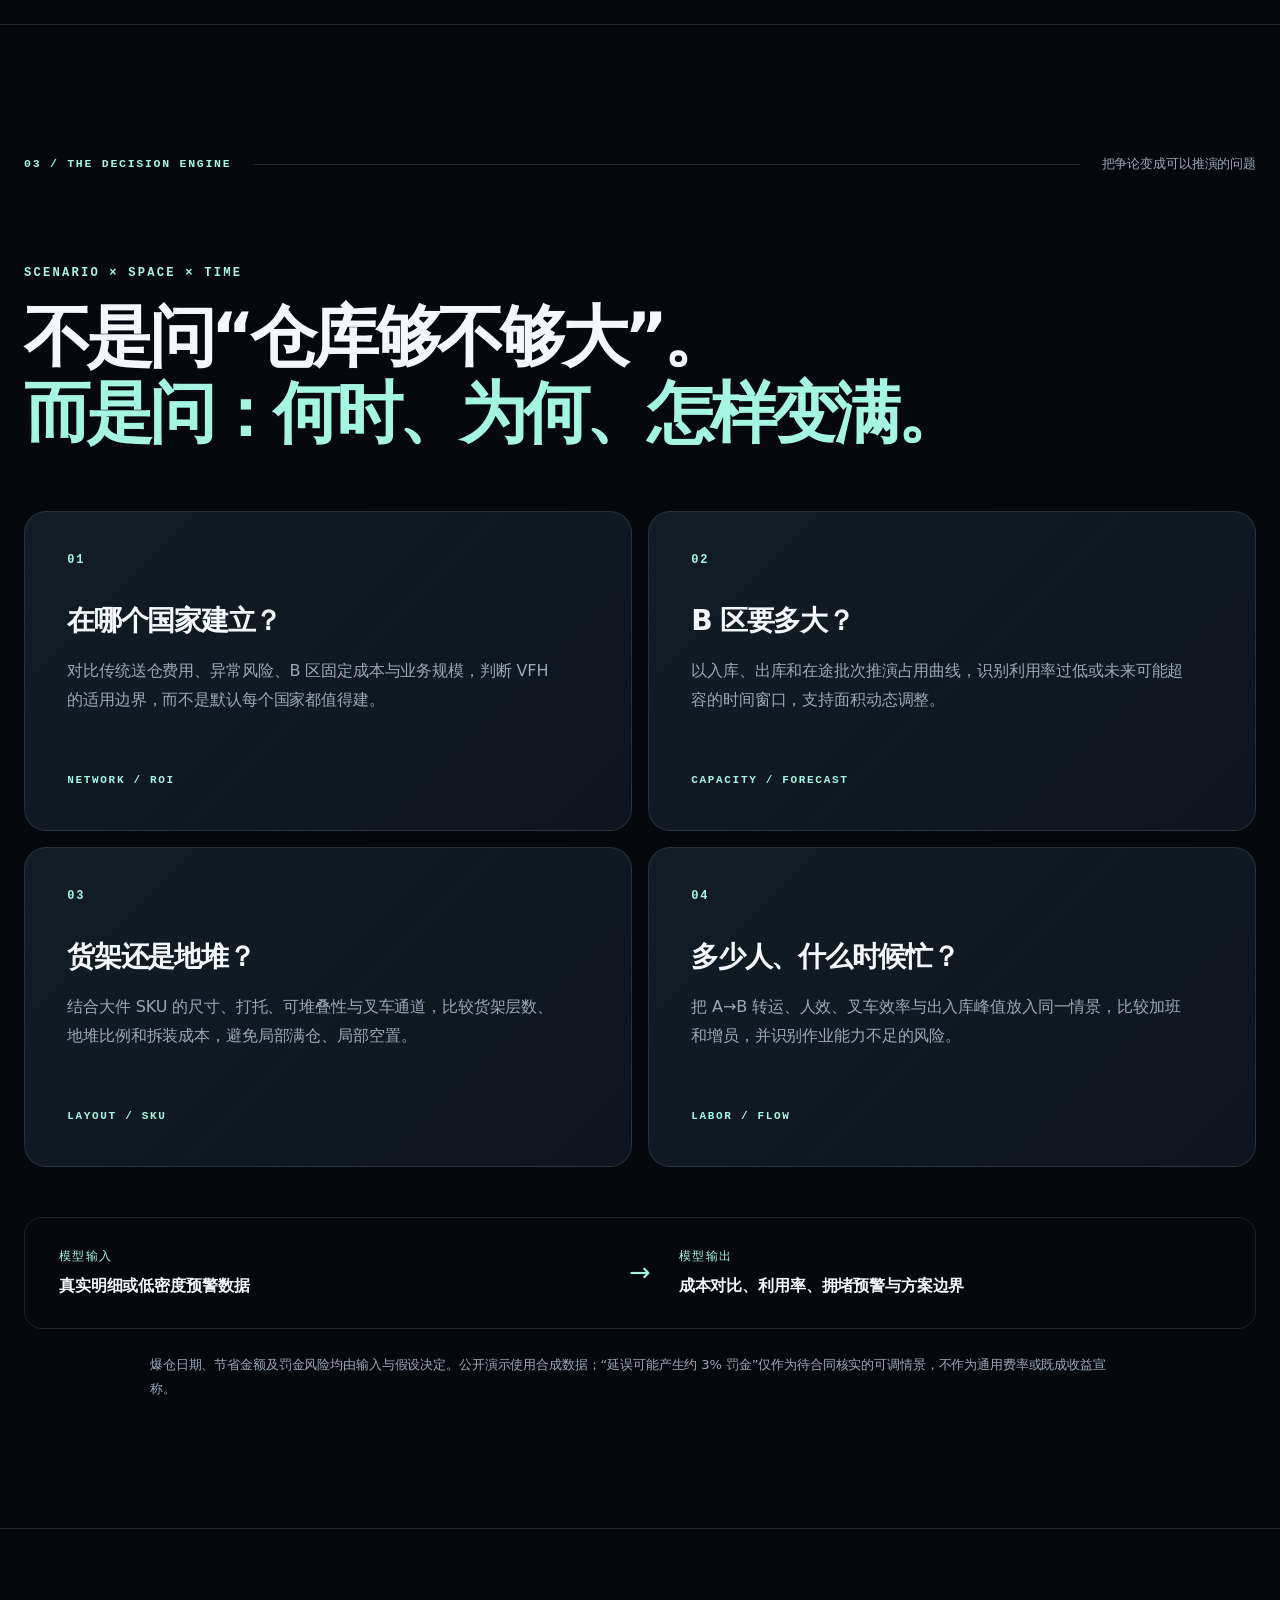
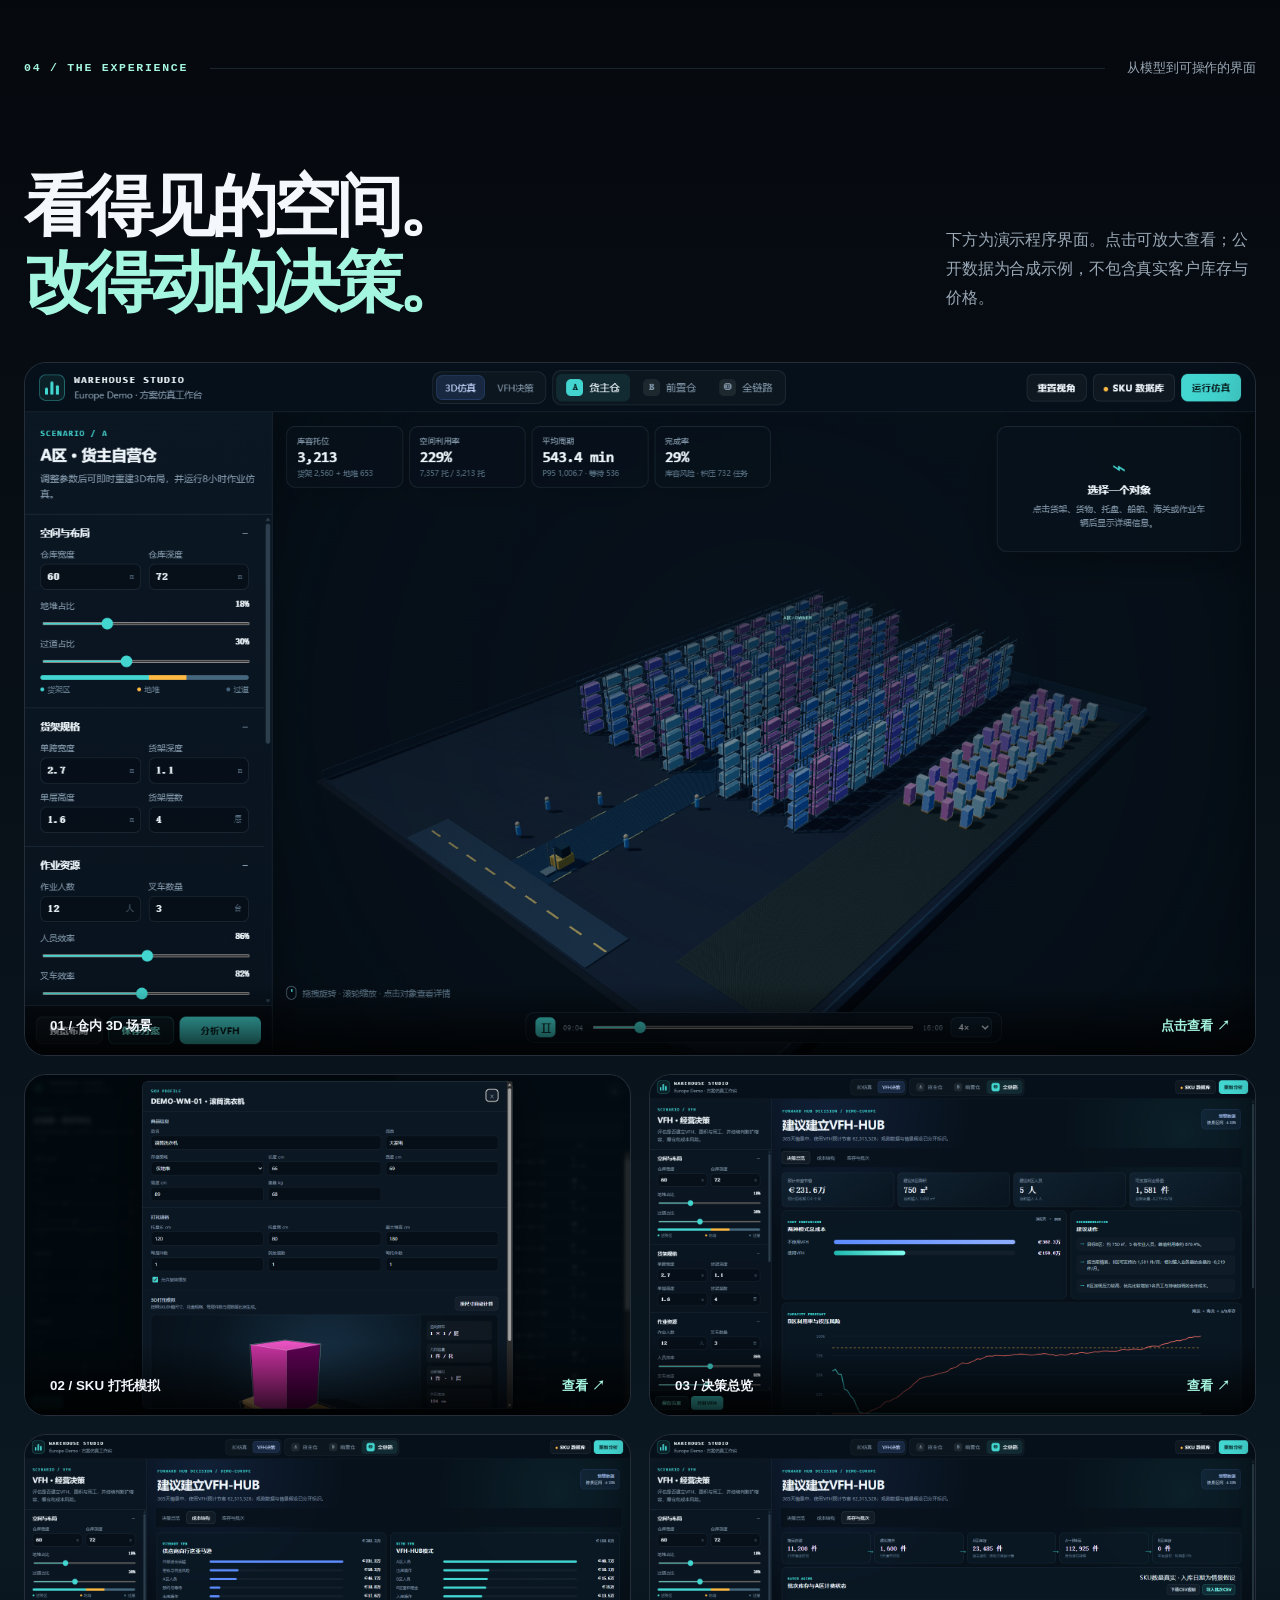
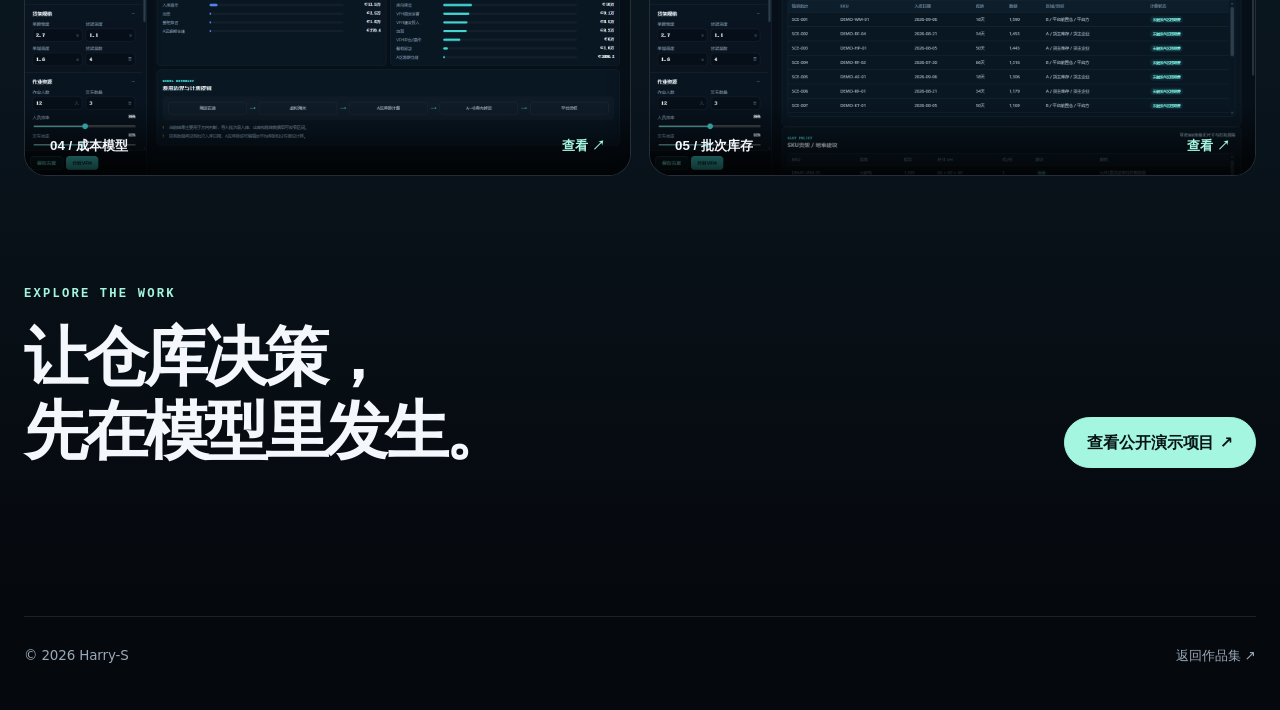
<file: projects/vfh-digital-twin.html>
<!doctype html>
<html lang="zh-CN">
<head>
  <meta charset="UTF-8">
  <meta name="viewport" content="width=device-width, initial-scale=1">
  <meta name="description" content="VFH 仓中仓规划与运营仿真：比较传统外部送仓与同仓 A/B 区库内转运，推演面积、货位、人力、成本和爆仓风险。">
  <meta name="theme-color" content="#05080d">
  <title>VFH 仓中仓规划与运营仿真｜Harry-S</title>
  <link rel="stylesheet" href="../style.css?v=hs2">
  <link rel="stylesheet" href="../stage.css?v=hs2">
  <script src="../script.js" defer></script>
  <script src="../vfh-page.js" defer></script>
</head>
<body class="vfh-page">
  <a class="skip-link" href="#main">跳到主要内容</a>
  <div class="reading-progress" aria-hidden="true"></div>
  <header class="site-header">
    <a class="brand" href="../index.html"><span class="brand-mark">H-S</span><span>物流科技作品集</span></a>
    <nav class="nav" aria-label="页面导航"><a href="#concept">模式</a><a href="#decision">决策</a><a href="#experience">界面</a></nav>
    <a class="header-cta" href="../index.html#projects">全部作品 ↗</a>
  </header>

  <main id="main" class="vfh-main">
    <section class="vfh-hero" aria-labelledby="vfh-title">
      <div class="hero-aura" aria-hidden="true"></div>
      <div class="vfh-hero-inner">
        <p class="eyebrow"><span class="status-dot" aria-hidden="true"></span> PROJECT 001 / OPERATIONS INTELLIGENCE</p>
        <h1 id="vfh-title">一个仓库。<br><span>两种边界。</span><br>更多可能。</h1>
        <p class="vfh-hero-lead">VFH 仓中仓规划与运营仿真。把外部送仓的运输风险，和仓内固定空间的容量风险，放在同一张决策桌上。</p>
        <div class="hero-actions"><a class="button button-primary" href="#concept">了解业务逻辑 <span aria-hidden="true">↘</span></a><a class="button button-secondary" href="https://github.com/2631646035-dot/vfh-warehouse-digital-twin-demo" target="_blank" rel="noreferrer">查看演示源码 ↗</a></div>
        <div class="vfh-hero-foot"><span>01 / 04</span><span>向下滚动，探索模型</span><span class="scroll-line" aria-hidden="true"></span></div>
      </div>
      <div class="vfh-hero-visual" aria-hidden="true"><div class="visual-halo"></div><img src="../assets/vfh/02-network-overview.png" alt="" fetchpriority="high"><div class="visual-caption"><span>NETWORK VIEW</span><strong>海运 → 虚拟海关 → A / B 仓</strong></div></div>
    </section>

    <section id="concept" class="vfh-section concept-section">
      <div class="chapter-head reveal"><span class="chapter-number">01 / THE CONCEPT</span><span class="chapter-rule"></span><span>从仓外运输，到仓内流转</span></div>
      <div class="statement reveal"><p>亚马逊与供应商的合作模式</p><h2>VFH<span>仓中仓。</span></h2></div>
      <p class="concept-intro reveal">在本项目的业务场景里，供应商海外仓划分为自有库存 A 区，与预留固定面积的 VFH B 区。货物按适用业务规则完成状态与货权交接后，在同一仓内由 A 区转入 B 区，减少为送达外部亚马逊仓而发生的装车、预约和卡派环节。</p>
      <div class="flow-switcher reveal" role="group" aria-label="对比履约路径"><button class="flow-tab is-active" type="button" data-flow="standard" aria-pressed="true">常规外部送仓</button><button class="flow-tab" type="button" data-flow="vfh" aria-pressed="false">VFH 仓内转运</button></div>
      <div class="flow-stage reveal" data-active-flow="standard">
        <div class="flow-path flow-standard" aria-label="常规路径"><div class="flow-node"><small>01</small><strong>A 区</strong><span>供应商库存</span></div><i aria-hidden="true"></i><div class="flow-node"><small>02</small><strong>装车 / 预约</strong><span>卡派与装卸</span></div><i aria-hidden="true"></i><div class="flow-node"><small>03</small><strong>外部亚马逊仓</strong><span>送仓与签收</span></div></div>
        <div class="flow-path flow-vfh" aria-label="VFH 路径"><div class="flow-node"><small>01</small><strong>A 区</strong><span>供应商库存</span></div><i aria-hidden="true"></i><div class="flow-node highlight"><small>02</small><strong>库内转运</strong><span>状态 / 货权交接</span></div><i aria-hidden="true"></i><div class="flow-node"><small>03</small><strong>B 区</strong><span>固定面积 VFH 空间</span></div></div>
        <p class="flow-note" id="flow-note">外部送仓涉及车辆、预约、装卸与签收；延误、错仓、拒收及包装破损是需要计入的风险。</p>
      </div>
      <p class="micro-note reveal">说明：此处的 VFH 是该项目的仓中仓业务定义；货权转移时点、费用与罚则以具体合作协议为准，不等同于亚马逊所有公开履约项目。</p>
    </section>

    <section class="vfh-section tension-section">
      <div class="chapter-head reveal"><span class="chapter-number">02 / THE TRADE-OFF</span><span class="chapter-rule"></span><span>节省一段运输，不代表没有代价</span></div>
      <div class="tension-grid"><div class="tension-copy reveal"><p class="eyebrow">THE OPERATING TENSION</p><h2>省掉仓外那一程，<br><span>接住仓内这一程。</span></h2><p>常规模式有卡派、预约、交付异常和货损风险；VFH 模式降低对外部送仓的依赖，却要持续承担 B 区固定面积、人员与 A→B 转运成本。</p><p>法国仓的实践让问题变得具体：B 区用得少，租金空转；B 区转出不及时，又可能把 A、B 两区一起推向拥堵。</p></div>
        <div class="risk-panel reveal"><div class="risk-panel-top"><span>CAPACITY PRESSURE</span><span class="live-dot">MODEL VIEW</span></div><div class="capacity-visual" aria-label="示意：B区容量趋紧会向A区传导"><div class="capacity-a"><span>A 区</span><div class="capacity-bar"><b></b></div></div><div class="capacity-b"><span>B 区</span><div class="capacity-bar"><b></b></div></div><div class="capacity-pulse" aria-hidden="true"></div></div><div class="risk-panel-bottom"><strong>容量不是静态数字</strong><span>它随到港批次、转运节奏和出库波动变化。</span></div></div></div>
      <div class="risk-strip reveal"><div><span>01</span><strong>固定成本</strong><p>B 区按约定面积付费，空置仍有成本。</p></div><div><span>02</span><strong>连锁拥堵</strong><p>B 区转出滞后，会压缩 A 区周转空间。</p></div><div><span>03</span><strong>布局惯性</strong><p>地堆与货架可以调整，但拆装、作业与再次安装并非零成本。</p></div></div>
    </section>

    <section id="decision" class="vfh-section decision-section">
      <div class="chapter-head reveal"><span class="chapter-number">03 / THE DECISION ENGINE</span><span class="chapter-rule"></span><span>把争论变成可以推演的问题</span></div>
      <div class="decision-intro reveal"><p class="eyebrow">SCENARIO × SPACE × TIME</p><h2>不是问“仓库够不够大”。<br><span>而是问：何时、为何、怎样变满。</span></h2></div>
      <div class="decision-grid"><article class="decision-card reveal"><span class="decision-icon">01</span><h3>在哪个国家建立？</h3><p>对比传统送仓费用、异常风险、B 区固定成本与业务规模，判断 VFH 的适用边界，而不是默认每个国家都值得建。</p><span class="decision-tag">NETWORK / ROI</span></article><article class="decision-card reveal"><span class="decision-icon">02</span><h3>B 区要多大？</h3><p>以入库、出库和在途批次推演占用曲线，识别利用率过低或未来可能超容的时间窗口，支持面积动态调整。</p><span class="decision-tag">CAPACITY / FORECAST</span></article><article class="decision-card reveal"><span class="decision-icon">03</span><h3>货架还是地堆？</h3><p>结合大件 SKU 的尺寸、打托、可堆叠性与叉车通道，比较货架层数、地堆比例和拆装成本，避免局部满仓、局部空置。</p><span class="decision-tag">LAYOUT / SKU</span></article><article class="decision-card reveal"><span class="decision-icon">04</span><h3>多少人、什么时候忙？</h3><p>把 A→B 转运、人效、叉车效率与出入库峰值放入同一情景，比较加班和增员，并识别作业能力不足的风险。</p><span class="decision-tag">LABOR / FLOW</span></article></div>
      <div class="model-note reveal"><div><span>模型输入</span><strong>真实明细或低密度预警数据</strong></div><div class="model-arrow" aria-hidden="true">→</div><div><span>模型输出</span><strong>成本对比、利用率、拥堵预警与方案边界</strong></div></div>
      <p class="micro-note reveal">爆仓日期、节省金额及罚金风险均由输入与假设决定。公开演示使用合成数据；“延误可能产生约 3% 罚金”仅作为待合同核实的可调情景，不作为通用费率或既成收益宣称。</p>
    </section>

    <section id="experience" class="vfh-section experience-section">
      <div class="chapter-head reveal"><span class="chapter-number">04 / THE EXPERIENCE</span><span class="chapter-rule"></span><span>从模型到可操作的界面</span></div>
      <div class="experience-head reveal"><h2>看得见的空间。<br><span>改得动的决策。</span></h2><p>下方为演示程序界面。点击可放大查看；公开数据为合成示例，不包含真实客户库存与价格。</p></div>
      <div class="feature-shot reveal"><button class="shot-open" type="button" data-image="../assets/vfh/01-warehouse-3d.png" data-caption="仓内 3D 场景：同一视角观察 A/B 区、货架、地堆与通道"><img src="../assets/vfh/01-warehouse-3d.png" alt="仓内 3D 场景，展示 A/B 区、货架、地堆与通道" loading="lazy"><span>01 / 仓内 3D 场景 <b>点击查看 ↗</b></span></button></div>
      <div class="showcase-grid"><figure class="showcase-shot reveal"><button class="shot-open" type="button" data-image="../assets/vfh/04-pallet-simulation.png" data-caption="SKU 打托模拟：按包装尺寸与堆码规则检查空间占用"><img src="../assets/vfh/04-pallet-simulation.png" alt="SKU 打托模拟界面" loading="lazy"><span>02 / SKU 打托模拟 <b>查看 ↗</b></span></button></figure><figure class="showcase-shot reveal"><button class="shot-open" type="button" data-image="../assets/vfh/05-vfh-decision-overview.png" data-caption="VFH 决策总览：面积、人力与利用率的情景比较"><img src="../assets/vfh/05-vfh-decision-overview.png" alt="VFH 决策总览界面" loading="lazy"><span>03 / 决策总览 <b>查看 ↗</b></span></button></figure><figure class="showcase-shot reveal"><button class="shot-open" type="button" data-image="../assets/vfh/06-cost-model.png" data-caption="成本模型：租金、作业、人工与运输费用"><img src="../assets/vfh/06-cost-model.png" alt="仓库成本模型界面" loading="lazy"><span>04 / 成本模型 <b>查看 ↗</b></span></button></figure><figure class="showcase-shot reveal"><button class="shot-open" type="button" data-image="../assets/vfh/07-inventory-batches.png" data-caption="批次库存：同一 SKU 的不同入库批次和库龄"><img src="../assets/vfh/07-inventory-batches.png" alt="批次库存管理界面" loading="lazy"><span>05 / 批次库存 <b>查看 ↗</b></span></button></figure></div>
      <div class="experience-cta reveal"><div><p class="eyebrow">EXPLORE THE WORK</p><h2>让仓库决策，<br>先在模型里发生。</h2></div><a class="button button-primary" href="https://github.com/2631646035-dot/vfh-warehouse-digital-twin-demo" target="_blank" rel="noreferrer">查看公开演示项目 ↗</a></div>
    </section>
  </main>
  <dialog class="image-dialog" aria-label="演示界面大图"><button class="image-close" type="button" aria-label="关闭大图">×</button><img alt=""><p></p></dialog>
  <footer class="footer"><p>© <span id="year"></span> Harry-S</p><a href="../index.html">返回作品集 ↗</a></footer>
</body>
</html>
</file>
<file: style.css>
:root {
  color-scheme: dark;
  --bg: #0b1020;
  --bg-elevated: #12182a;
  --surface: rgba(255, 255, 255, 0.045);
  --surface-hover: rgba(255, 255, 255, 0.075);
  --text: #f4f7fb;
  --muted: #a7b0c2;
  --line: rgba(255, 255, 255, 0.12);
  --accent: #d7ff64;
  --accent-ink: #10150a;
  --violet: #a995ff;
  --shadow: 0 24px 80px rgba(0, 0, 0, 0.28);
  --max: 1180px;
}

[data-theme="light"] {
  color-scheme: light;
  --bg: #f4f6f2;
  --bg-elevated: #ffffff;
  --surface: rgba(11, 16, 32, 0.045);
  --surface-hover: rgba(11, 16, 32, 0.075);
  --text: #101421;
  --muted: #5f6876;
  --line: rgba(11, 16, 32, 0.14);
  --accent: #97c700;
  --accent-ink: #10150a;
  --violet: #6249ce;
  --shadow: 0 24px 80px rgba(26, 34, 19, 0.12);
}

* { box-sizing: border-box; }
html { scroll-behavior: smooth; }
body {
  margin: 0;
  min-width: 320px;
  background:
    radial-gradient(circle at 84% 12%, rgba(169, 149, 255, 0.15), transparent 28rem),
    linear-gradient(var(--line) 1px, transparent 1px),
    linear-gradient(90deg, var(--line) 1px, transparent 1px),
    var(--bg);
  background-size: auto, 72px 72px, 72px 72px, auto;
  color: var(--text);
  font-family: Inter, ui-sans-serif, system-ui, -apple-system, BlinkMacSystemFont, "Segoe UI", "Microsoft YaHei", sans-serif;
  font-size: 16px;
  line-height: 1.7;
  transition: background-color .25s ease, color .25s ease;
}

a { color: inherit; text-decoration: none; }
a:focus-visible, button:focus-visible { outline: 3px solid var(--accent); outline-offset: 4px; }
.skip-link { position: fixed; left: 16px; top: -80px; z-index: 20; padding: 8px 12px; background: var(--accent); color: var(--accent-ink); }
.skip-link:focus { top: 16px; }

.site-header {
  position: sticky;
  top: 0;
  z-index: 10;
  width: min(calc(100% - 32px), var(--max));
  margin: 16px auto 0;
  padding: 10px 12px 10px 16px;
  display: flex;
  align-items: center;
  justify-content: space-between;
  gap: 24px;
  border: 1px solid var(--line);
  border-radius: 18px;
  background: color-mix(in srgb, var(--bg-elevated) 84%, transparent);
  box-shadow: var(--shadow);
  backdrop-filter: blur(18px);
}
.brand { display: inline-flex; align-items: center; gap: 10px; font-weight: 760; letter-spacing: -.02em; }
.brand-mark { display: grid; place-items: center; width: 36px; height: 36px; flex-shrink: 0; white-space: nowrap; border-radius: 10px; background: var(--accent); color: var(--accent-ink); font: 800 12px/1 ui-monospace, monospace; }
.nav { display: flex; gap: 28px; color: var(--muted); font-size: .9rem; }
.nav a { transition: color .2s ease; }
.nav a:hover { color: var(--text); }
.theme-button { width: 40px; height: 40px; border: 1px solid var(--line); border-radius: 12px; background: var(--surface); color: var(--text); cursor: pointer; font-size: 1.2rem; }
.theme-button:hover { background: var(--surface-hover); }

main, .footer { width: min(calc(100% - 40px), var(--max)); margin-inline: auto; }
.hero { min-height: 76vh; padding: 100px 0 72px; display: grid; grid-template-columns: minmax(0, 1.4fr) minmax(280px, .7fr); gap: clamp(42px, 8vw, 110px); align-items: center; }
.eyebrow, .section-index { margin: 0 0 18px; color: var(--accent); font: 700 .76rem/1.4 ui-monospace, SFMono-Regular, Consolas, monospace; letter-spacing: .14em; text-transform: uppercase; }
.status-dot { display: inline-block; width: 8px; height: 8px; margin-right: 9px; border-radius: 99px; background: var(--accent); box-shadow: 0 0 0 5px color-mix(in srgb, var(--accent) 18%, transparent); }
h1, h2, h3, p { overflow-wrap: anywhere; }
h1 { max-width: 900px; margin: 0; font-size: clamp(3.4rem, 8vw, 7.5rem); line-height: .91; letter-spacing: -.075em; }
h1 span { display: block; color: var(--accent); }
.hero-lead { max-width: 680px; margin: 32px 0 0; color: var(--muted); font-size: clamp(1.05rem, 1.5vw, 1.28rem); line-height: 1.8; }
.hero-actions { display: flex; flex-wrap: wrap; gap: 12px; margin-top: 34px; }
.button { display: inline-flex; min-height: 48px; align-items: center; justify-content: center; padding: 11px 18px; border: 1px solid var(--line); border-radius: 13px; font-weight: 720; transition: transform .2s ease, background-color .2s ease, border-color .2s ease; }
.button:hover { transform: translateY(-2px); }
.button-primary { border-color: var(--accent); background: var(--accent); color: var(--accent-ink); }
.button-secondary { background: var(--surface); }
.button-secondary:hover { background: var(--surface-hover); }

.profile-card { position: relative; overflow: hidden; padding: 28px; border: 1px solid var(--line); border-radius: 28px; background: color-mix(in srgb, var(--bg-elevated) 88%, transparent); box-shadow: var(--shadow); }
.profile-card::after { content: "</>"; position: absolute; right: -12px; top: -35px; color: color-mix(in srgb, var(--violet) 35%, transparent); font: 800 7rem/1 ui-monospace, monospace; transform: rotate(9deg); }
.avatar { position: relative; z-index: 1; display: grid; place-items: center; width: 80px; height: 80px; margin-bottom: 36px; border-radius: 24px; background: linear-gradient(145deg, var(--accent), var(--violet)); color: #101421; font: 850 1.35rem/1 ui-monospace, monospace; box-shadow: 0 12px 30px rgba(169, 149, 255, .2); }
.profile-name { margin: 0; font-size: 1.4rem; font-weight: 780; letter-spacing: -.03em; }
.profile-role { margin: 2px 0 24px; color: var(--muted); }
.quick-facts { margin: 0; border-top: 1px solid var(--line); }
.quick-facts div { display: grid; grid-template-columns: 74px 1fr; gap: 16px; padding: 14px 0; border-bottom: 1px solid var(--line); }
.quick-facts dt { color: var(--muted); font-size: .85rem; }
.quick-facts dd { margin: 0; text-align: right; font-weight: 650; }

.section { padding: 100px 0; border-top: 1px solid var(--line); }
.section-heading { margin-bottom: 42px; }
.section-heading h2, .contact h2 { margin: 0; font-size: clamp(2.3rem, 5vw, 4.3rem); line-height: 1.06; letter-spacing: -.055em; }
.section-heading > p:last-child { margin: 14px 0 0; color: var(--muted); }
.about { display: grid; grid-template-columns: .7fr 1.3fr; gap: 80px; }
.about-copy { max-width: 760px; }
.about-copy p { margin: 0 0 22px; font-size: clamp(1.15rem, 2vw, 1.55rem); line-height: 1.75; letter-spacing: -.015em; }
.about-copy p:last-child { color: var(--muted); }

.tool-grid { display: grid; grid-template-columns: repeat(3, 1fr); gap: 16px; }
.tool-card { min-height: 320px; padding: 28px; display: flex; flex-direction: column; border: 1px solid var(--line); border-radius: 22px; background: var(--surface); transition: transform .25s ease, background-color .25s ease, border-color .25s ease; }
.tool-card:hover { transform: translateY(-6px); background: var(--surface-hover); border-color: color-mix(in srgb, var(--accent) 45%, var(--line)); }
.tool-card.featured { background: var(--accent); color: var(--accent-ink); border-color: var(--accent); transform: translateY(-14px); }
.tool-card.featured:hover { transform: translateY(-20px); }
.tool-number { margin-left: auto; font: 700 .75rem/1 ui-monospace, monospace; opacity: .65; }
.tool-card h3 { margin: auto 0 6px; font-size: 1.45rem; letter-spacing: -.025em; }
.tool-card p { margin: 0 0 20px; color: var(--muted); }
.tool-card.featured p { color: rgba(16, 21, 10, .72); }
.tag-list, .project-meta { display: flex; flex-wrap: wrap; gap: 7px; margin: 0; padding: 0; list-style: none; }
.tag-list li, .project-meta li { padding: 5px 9px; border: 1px solid var(--line); border-radius: 99px; font: 650 .74rem/1.25 ui-monospace, monospace; }
.tool-card.featured .tag-list li { border-color: rgba(16, 21, 10, .22); }

.project-heading { display: flex; align-items: flex-end; justify-content: space-between; gap: 28px; }
.text-link { color: var(--accent); font-weight: 720; white-space: nowrap; }
.project-gallery { display: grid; gap: 28px; }
.project-card {
  overflow: hidden;
  display: grid;
  grid-template-columns: minmax(320px, 1.05fr) minmax(320px, .95fr);
  border: 1px solid var(--line);
  border-radius: 28px;
  background: color-mix(in srgb, var(--bg-elevated) 88%, transparent);
  box-shadow: var(--shadow);
}
.project-card.project-featured { border-color: color-mix(in srgb, var(--accent) 35%, var(--line)); }
.project-visual { position: relative; min-height: 390px; overflow: hidden; background: #06111c; }
.project-visual::after { content: ""; position: absolute; inset: 0; box-shadow: inset -20px 0 45px rgba(0,0,0,.18); pointer-events: none; }
.project-visual img { width: 100%; height: 100%; object-fit: cover; object-position: center; display: block; transition: transform .5s ease; }
.project-visual:hover img { transform: scale(1.025); }
.project-content { padding: clamp(28px, 4vw, 48px); display: flex; flex-direction: column; align-items: flex-start; }
.project-card h3 { margin: 16px 0; font-size: clamp(1.55rem, 2.6vw, 2.35rem); line-height: 1.18; letter-spacing: -.045em; }
.project-content > p { margin: 0 0 20px; color: var(--muted); }
.project-topline { width: 100%; display: flex; justify-content: space-between; gap: 16px; color: var(--muted); font: 700 .72rem/1.5 ui-monospace, monospace; letter-spacing: .06em; }
.project-points { margin: 0 0 22px; padding-left: 19px; color: var(--text); }
.project-points li + li { margin-top: 5px; }
.project-meta { margin-top: auto; }
.project-actions { margin-top: 24px; }
.project-actions { display: flex; flex-wrap: wrap; gap: 10px; }
.project-actions .button { min-height: 44px; padding: 8px 15px; font-size: .9rem; }

.contact { margin: 70px 0; padding: clamp(34px, 7vw, 78px); border-radius: 28px; background: var(--accent); color: var(--accent-ink); box-shadow: var(--shadow); }
.contact .section-index { color: rgba(16, 21, 10, .66); }
.contact p:not(.section-index) { max-width: 620px; margin: 20px 0 28px; font-size: 1.08rem; }
.contact .button-primary { background: var(--accent-ink); color: var(--accent); border-color: var(--accent-ink); }
.footer { padding: 28px 0 42px; display: flex; justify-content: space-between; gap: 20px; color: var(--muted); border-top: 1px solid var(--line); font-size: .84rem; }
.footer p { margin: 0; }

.case-main { width: min(calc(100% - 40px), var(--max)); margin: 0 auto; }
.case-hero { padding: 84px 0 54px; display: grid; grid-template-columns: 1.05fr .95fr; gap: 54px; align-items: center; }
.case-hero h1 { font-size: clamp(3rem, 6vw, 6.2rem); }
.case-hero h1 span { display: inline; }
.case-summary { color: var(--muted); font-size: 1.14rem; max-width: 700px; }
.case-cover { width: 100%; border: 1px solid var(--line); border-radius: 24px; box-shadow: var(--shadow); }
.case-stat-grid { display: grid; grid-template-columns: repeat(4,1fr); gap: 12px; margin: 12px 0 80px; }
.case-stat { padding: 22px; border: 1px solid var(--line); border-radius: 18px; background: var(--surface); }
.case-stat strong { display: block; color: var(--accent); font-size: 1.55rem; }
.case-stat span { color: var(--muted); font-size: .88rem; }
.case-section { padding: 76px 0; border-top: 1px solid var(--line); }
.case-section h2 { margin: 0 0 16px; font-size: clamp(2rem,4vw,3.6rem); letter-spacing: -.04em; }
.case-section > p { color: var(--muted); max-width: 760px; }
.shot-grid { display: grid; grid-template-columns: repeat(2,1fr); gap: 20px; margin-top: 34px; }
.shot { margin: 0; overflow: hidden; border: 1px solid var(--line); border-radius: 20px; background: var(--bg-elevated); }
.shot img { width: 100%; display: block; aspect-ratio: 16/9; object-fit: cover; }
.shot figcaption { padding: 16px 18px 18px; color: var(--muted); }
.shot figcaption strong { display: block; color: var(--text); margin-bottom: 3px; }
.video-frame { width: 100%; margin-top: 30px; border: 1px solid var(--line); border-radius: 22px; background:#050812; box-shadow: var(--shadow); }
.case-section:has(.video-frame) { display: none; }
.privacy-note { padding: 22px; border-left: 4px solid var(--accent); background: var(--surface); color: var(--muted); }
@media (max-width:860px){.case-hero{grid-template-columns:1fr}.case-stat-grid{grid-template-columns:repeat(2,1fr)}.shot-grid{grid-template-columns:1fr}}

@media (max-width: 860px) {
  .hero { min-height: auto; padding-top: 76px; grid-template-columns: 1fr; }
  .profile-card { max-width: 520px; }
  .about { grid-template-columns: 1fr; gap: 12px; }
  .tool-grid { grid-template-columns: 1fr; }
  .tool-card { min-height: 240px; }
  .tool-card.featured, .tool-card.featured:hover { transform: none; }
  .project-card { grid-template-columns: 1fr; }
  .project-visual { min-height: 0; aspect-ratio: 16 / 9; }
  .project-visual::after { box-shadow: inset 0 -20px 45px rgba(0,0,0,.16); }
}

@media (max-width: 620px) {
  body { background-size: auto, 44px 44px, 44px 44px, auto; }
  .site-header { width: min(calc(100% - 20px), var(--max)); margin-top: 10px; }
  .brand > span:last-child, .nav { display: none; }
  .brand::after { content: "个人库"; }
  main, .footer { width: min(calc(100% - 28px), var(--max)); }
  .hero { padding: 64px 0 62px; }
  h1 { font-size: clamp(3rem, 16vw, 5rem); }
  .section { padding: 76px 0; }
  .project-heading { display: block; }
  .text-link { display: inline-block; margin-top: 20px; }
  .project-card { border-radius: 22px; }
  .project-content { padding: 24px 20px 28px; }
  .project-topline { display: grid; gap: 2px; }
  .contact { margin: 38px 0; border-radius: 22px; }
  .footer { display: block; }
  .footer p + p { margin-top: 4px; }
}

@media (prefers-reduced-motion: reduce) {
  html { scroll-behavior: auto; }
  *, *::before, *::after { transition-duration: .01ms !important; animation-duration: .01ms !important; }
}
</file>
<file: stage.css>
/* Editorial presentation layer. All visuals are code-native and use local project imagery. */
:root { --bg:#05080d; --bg-elevated:#0e141d; --surface:rgba(255,255,255,.035); --surface-hover:rgba(255,255,255,.075); --text:#f4f7fb; --muted:#9aa8b6; --line:rgba(187,213,235,.13); --accent:#a5f6e0; --accent-ink:#071416; --violet:#87a9ff; --shadow:0 30px 90px rgba(0,0,0,.32); --max:1240px; }
[data-theme="light"] { --bg:#eef3f5; --bg-elevated:#fff; --surface:rgba(15,34,46,.035); --surface-hover:rgba(15,34,46,.08); --text:#101d28; --muted:#536575; --line:rgba(19,55,68,.14); --accent:#087e75; --accent-ink:#fff; --violet:#4c64bd; --shadow:0 30px 90px rgba(25,47,57,.1); }
html { scroll-padding-top:100px; }
body { background:var(--bg); letter-spacing:-.008em; overflow-x:hidden; }
body::before { content:""; pointer-events:none; position:fixed; inset:0; z-index:-1; opacity:.32; background:radial-gradient(ellipse at 77% 16%,rgba(65,115,145,.16),transparent 44%),linear-gradient(90deg,transparent 49.9%,rgba(181,220,230,.035) 50%,transparent 50.1%); }
.site-header { width:min(calc(100% - 44px),var(--max)); margin:16px auto 0; padding:8px 12px 8px 17px; border-radius:100px; background:color-mix(in srgb,var(--bg-elevated) 86%,transparent); box-shadow:0 18px 55px rgba(0,0,0,.18); }
.brand-mark { border-radius:50%; background:var(--text); color:var(--bg); }
.nav { gap:32px; }
.nav a, .header-cta { position:relative; transition:color .25s ease; }
.nav a::after, .header-cta::after { content:""; position:absolute; left:0; right:100%; bottom:-5px; height:1px; background:var(--accent); transition:right .3s ease; }
.nav a:hover::after, .header-cta:hover::after { right:0; }
.theme-button { border-radius:50%; }
.eyebrow, .section-index { color:var(--accent); letter-spacing:.18em; }
.button { gap:12px; border-radius:999px; padding-inline:22px; transition:transform .35s cubic-bezier(.2,.75,.15,1),background-color .35s,border-color .35s,box-shadow .35s; }
.button:hover { transform:translateY(-3px); box-shadow:0 12px 28px color-mix(in srgb,var(--accent) 18%,transparent); }
.button-primary { background:var(--accent); }
.button-secondary { backdrop-filter:blur(12px); }
.hero { min-height:calc(100svh - 90px); position:relative; padding-block:110px; grid-template-columns:minmax(0,1.4fr) minmax(290px,.6fr); }
.hero::before { content:""; position:absolute; width:min(65vw,880px); aspect-ratio:1; border-radius:50%; right:-24%; top:-24%; z-index:-1; background:radial-gradient(circle,rgba(66,184,175,.14),rgba(68,113,201,.08) 35%,transparent 65%); filter:blur(22px); animation:orb-drift 13s ease-in-out infinite alternate; }
.hero h1 { font-size:clamp(3.7rem,8.4vw,8.3rem); line-height:1.03; max-width:960px; letter-spacing:-.075em; }
.hero h1 span { background:linear-gradient(110deg,var(--accent),#b6cbff 75%); color:transparent; background-clip:text; -webkit-background-clip:text; }
.hero-lead { max-width:680px; }
.profile-card { border-radius:34px; border-color:color-mix(in srgb,var(--accent) 22%,var(--line)); background:linear-gradient(155deg,rgba(103,157,173,.15),transparent 48%),var(--bg-elevated); transform:rotate(2deg); transition:transform .5s ease,border-color .4s; }
.profile-card:hover { transform:rotate(0) translateY(-8px); border-color:var(--accent); }
.profile-card::after { content:"⌁"; top:-22px; right:16px; font-size:11rem; color:rgba(150,235,219,.1); }
.avatar { border-radius:50%; font-size:22px; white-space:nowrap; }
.section { padding-block:130px; }
.section-heading h2,.contact h2 { letter-spacing:-.065em; }
.tool-card { border-radius:28px; background:linear-gradient(160deg,rgba(100,160,174,.06),transparent 60%),var(--surface); }
.tool-card.featured { background:linear-gradient(135deg,#a5f6e0,#9ac9ff); }
.project-gallery { gap:38px; }
.project-card { border-radius:30px; }
.project-card.project-featured { border-color:color-mix(in srgb,var(--accent) 45%,var(--line)); }
.project-visual img { transition:transform .8s cubic-bezier(.2,.75,.15,1),filter .5s; }
.project-visual:hover img { transform:scale(1.07); filter:saturate(1.12); }
.project-visual::after { box-shadow:inset 0 0 100px rgba(4,9,15,.25); }
.project-card h3 { font-size:clamp(1.8rem,2.8vw,2.7rem); }
.contact { background:linear-gradient(130deg,#a5f6e0,#9ec9ee); }
.contact .button-primary { color:#a5f6e0; }
@keyframes orb-drift { from { transform:translate3d(0,0,0) scale(1); } to { transform:translate3d(-7%,8%,0) scale(1.14); } }

/* VFH flagship case — full-bleed chapters, interactive process, and image gallery. */
.vfh-page { overflow-x:hidden; color-scheme:dark; --bg:#05080d; --bg-elevated:#0e141d; --surface:rgba(255,255,255,.035); --surface-hover:rgba(255,255,255,.075); --text:#f4f7fb; --muted:#9aa8b6; --line:rgba(187,213,235,.13); --accent:#a5f6e0; --accent-ink:#071416; --violet:#87a9ff; --shadow:0 30px 90px rgba(0,0,0,.32); color:var(--text); }
.vfh-page .site-header { position:fixed; left:50%; transform:translateX(-50%); margin-top:14px; width:min(calc(100% - 40px),var(--max)); }
.header-cta { color:var(--accent); font-size:.85rem; font-weight:700; }
.reading-progress { position:fixed; top:0; left:0; z-index:50; width:100%; height:3px; transform:scaleX(0); transform-origin:left; background:linear-gradient(90deg,var(--accent),var(--violet)); }
.vfh-main { width:100%; max-width:none; margin:0; }
.vfh-hero { position:relative; min-height:100svh; padding:150px max(24px,calc((100vw - var(--max))/2)) 60px; display:grid; grid-template-columns:minmax(0,1fr) minmax(360px,.8fr); gap:clamp(36px,5vw,90px); align-items:center; overflow:hidden; isolation:isolate; }
.vfh-hero::after { content:""; position:absolute; inset:0; z-index:-2; background:radial-gradient(ellipse at 71% 55%,rgba(18,83,95,.28),transparent 46%),linear-gradient(145deg,#05080d 5%,#08141c 55%,#05080d); }
.hero-aura { position:absolute; width:70vw; max-width:950px; aspect-ratio:1; right:-17vw; top:6vh; border:1px solid rgba(148,223,218,.11); border-radius:50%; box-shadow:0 0 0 80px rgba(149,232,225,.025),0 0 0 170px rgba(149,232,225,.02),inset 0 0 100px rgba(116,206,206,.07); z-index:-1; animation:orb-drift 16s ease-in-out infinite alternate; }
.vfh-hero-inner { position:relative; z-index:1; }
.vfh-hero h1 { font-size:clamp(4.1rem,7.6vw,8.5rem); line-height:1.08; letter-spacing:-.075em; white-space:nowrap; }
.vfh-hero h1 span,.statement h2 span,.tension-copy h2 span,.decision-intro h2 span,.experience-head h2 span { color:var(--accent); }
.vfh-hero h1 span { display:inline; }
.vfh-hero-lead { max-width:580px; font-size:clamp(1.08rem,1.6vw,1.35rem); color:#bdcbd4; line-height:1.8; margin:34px 0 0; }
.vfh-hero-foot { display:flex; align-items:center; gap:18px; margin-top:clamp(72px,11vh,150px); color:var(--muted); font:600 .75rem/1.3 ui-monospace,monospace; letter-spacing:.12em; }
.scroll-line { width:75px; height:1px; background:var(--accent); transform-origin:left; animation:scroll-beat 2.4s ease-in-out infinite; }
@keyframes scroll-beat { 50% { transform:scaleX(.45); opacity:.45; } }
.vfh-hero-visual { position:relative; min-width:0; transform:perspective(1400px) rotateY(-10deg) rotateX(3deg); transition:transform .7s cubic-bezier(.2,.75,.15,1); }
.vfh-hero-visual:hover { transform:perspective(1400px) rotateY(0) rotateX(0) scale(1.02); }
.visual-halo { position:absolute; inset:-15%; z-index:-1; background:radial-gradient(circle,rgba(108,238,217,.2),transparent 61%); filter:blur(25px); }
.vfh-hero-visual img { width:100%; display:block; border:1px solid rgba(156,236,227,.3); border-radius:22px; box-shadow:0 40px 120px rgba(0,0,0,.55),0 0 70px rgba(72,191,186,.12); }
.visual-caption { position:absolute; left:5%; right:5%; bottom:5%; display:flex; justify-content:space-between; gap:10px; color:#fff; padding:12px 15px; border:1px solid rgba(255,255,255,.16); border-radius:8px; background:rgba(4,16,21,.75); backdrop-filter:blur(15px); font-size:.72rem; }
.visual-caption span { color:var(--accent); font:700 .66rem/1.5 ui-monospace,monospace; letter-spacing:.14em; }
.visual-caption strong { font-weight:600; }
.vfh-section { padding:clamp(90px,10vw,165px) max(24px,calc((100vw - var(--max))/2)); border-top:1px solid var(--line); }
.chapter-head { display:flex; align-items:center; gap:22px; color:var(--muted); font-size:.82rem; margin-bottom:clamp(55px,7vw,105px); }
.chapter-number { white-space:nowrap; font:700 .72rem/1.3 ui-monospace,monospace; letter-spacing:.15em; color:var(--accent); }
.chapter-rule { flex:1; height:1px; background:var(--line); }
.statement { text-align:center; margin-bottom:38px; }
.statement p { margin:0; color:#a9b9c2; font-size:clamp(1.5rem,3vw,3rem); letter-spacing:-.055em; }
.statement h2 { margin:4px 0 0; font-size:clamp(4rem,9vw,10.5rem); line-height:1.05; letter-spacing:-.09em; }
.concept-intro { max-width:800px; margin:0 auto 62px; text-align:center; font-size:clamp(1rem,1.65vw,1.23rem); line-height:1.9; color:var(--muted); }
.flow-switcher { display:flex; align-items:center; justify-content:center; gap:4px; width:fit-content; padding:5px; margin:0 auto 28px; border:1px solid var(--line); border-radius:999px; background:var(--surface); }
.flow-tab { min-height:44px; border:0; border-radius:999px; padding:10px 22px; background:transparent; color:var(--muted); cursor:pointer; font-family:inherit; font-size:.9rem; font-weight:650; line-height:1.3; transition:background .3s,color .3s,transform .3s; }
.flow-tab:hover { color:var(--text); transform:translateY(-1px); }
.flow-tab.is-active { background:var(--text); color:var(--bg); }
.flow-stage { position:relative; min-height:280px; padding:50px clamp(25px,5vw,72px) 34px; border:1px solid color-mix(in srgb,var(--accent) 25%,var(--line)); border-radius:26px; background:radial-gradient(circle at 50% 0,rgba(78,169,168,.1),transparent 55%),var(--bg-elevated); overflow:hidden; }
.flow-stage::before { content:""; position:absolute; inset:0; opacity:.28; pointer-events:none; background-image:linear-gradient(rgba(148,216,225,.1) 1px,transparent 1px),linear-gradient(90deg,rgba(148,216,225,.1) 1px,transparent 1px); background-size:46px 46px; mask-image:linear-gradient(transparent,#000 50%); }
.flow-path { position:relative; display:flex; align-items:center; gap:clamp(10px,2vw,35px); justify-content:center; transition:opacity .35s ease,transform .35s ease; }
.flow-node { position:relative; z-index:1; flex:1; max-width:260px; min-height:122px; padding:19px 22px; border:1px solid var(--line); border-radius:16px; background:#101e27; display:flex; flex-direction:column; justify-content:center; }
.flow-node small { color:var(--accent); font:700 .7rem/1.2 ui-monospace,monospace; }
.flow-node strong { margin:9px 0 3px; font-size:1.15rem; }
.flow-node span { color:var(--muted); font-size:.81rem; }
.flow-node.highlight { border-color:var(--accent); box-shadow:0 0 40px rgba(91,225,210,.13); }
.flow-path i { width:clamp(15px,3vw,50px); height:1px; flex:none; background:var(--accent); position:relative; }
.flow-path i::after { content:""; position:absolute; right:0; top:-3px; width:7px; height:7px; border-top:1px solid var(--accent); border-right:1px solid var(--accent); transform:rotate(45deg); }
.flow-vfh { display:none; }
[data-active-flow="vfh"] .flow-standard { display:none; }
[data-active-flow="vfh"] .flow-vfh { display:flex; }
.flow-note { position:relative; z-index:1; text-align:center; color:var(--muted); font-size:.9rem; margin:30px 0 0; }
.micro-note { color:var(--muted); font-size:.82rem; max-width:980px; line-height:1.8; margin:24px auto 0; }
.tension-section { background:linear-gradient(180deg,#08121b,#05080d); }
.tension-grid { display:grid; grid-template-columns:1fr .85fr; gap:clamp(50px,8vw,120px); align-items:center; }
.tension-copy h2,.decision-intro h2,.experience-head h2 { margin:0 0 30px; font-size:clamp(2.9rem,5.2vw,5.8rem); line-height:1.13; letter-spacing:-.07em; }
.tension-copy > p:not(.eyebrow) { color:var(--muted); max-width:630px; line-height:1.85; font-size:1.06rem; }
.risk-panel { min-height:470px; padding:28px; border:1px solid rgba(152,232,220,.2); border-radius:26px; background:radial-gradient(circle at 75% 40%,rgba(53,129,155,.18),transparent 50%),#0d1b24; box-shadow:0 40px 100px rgba(0,0,0,.25); display:flex; flex-direction:column; }
.risk-panel-top,.risk-panel-bottom { display:flex; justify-content:space-between; gap:15px; }
.risk-panel-top { font:700 .7rem/1.2 ui-monospace,monospace; letter-spacing:.13em; color:var(--accent); }
.live-dot::before { content:""; display:inline-block; width:6px; height:6px; margin-right:7px; vertical-align:middle; border-radius:50%; background:var(--accent); box-shadow:0 0 15px var(--accent); }
.capacity-visual { flex:1; display:flex; flex-direction:column; justify-content:center; gap:28px; padding:34px 10px; }
.capacity-visual > div:not(.capacity-pulse) { display:grid; grid-template-columns:48px 1fr; align-items:center; gap:18px; color:var(--muted); font-size:.85rem; }
.capacity-bar { height:62px; padding:5px; border:1px solid var(--line); border-radius:9px; background:rgba(255,255,255,.04); overflow:hidden; }
.capacity-bar b { display:block; height:100%; border-radius:5px; background:linear-gradient(90deg,#24616a,#89e9d2); }
.capacity-a b { width:68%; }
.capacity-b b { width:92%; background:linear-gradient(90deg,#247e89,#b5e984); animation:capacity-breathe 3.5s ease-in-out infinite; }
@keyframes capacity-breathe { 50% { width:84%; } }
.risk-panel-bottom { flex-direction:column; padding-top:20px; border-top:1px solid var(--line); }
.risk-panel-bottom strong { font-size:1.15rem; }
.risk-panel-bottom span { color:var(--muted); font-size:.86rem; }
.risk-strip { display:grid; grid-template-columns:repeat(3,1fr); gap:20px; margin-top:100px; }
.risk-strip > div { padding:24px 26px; border-top:1px solid var(--line); }
.risk-strip span,.decision-icon { display:block; color:var(--accent); font:700 .75rem/1.1 ui-monospace,monospace; letter-spacing:.15em; margin-bottom:30px; }
.risk-strip strong { font-size:1.2rem; }
.risk-strip p { color:var(--muted); font-size:.9rem; line-height:1.7; }
.decision-intro { margin-bottom:60px; }
.decision-grid { display:grid; grid-template-columns:repeat(2,1fr); gap:16px; }
.decision-card { min-height:320px; padding:clamp(26px,3.3vw,44px); border:1px solid var(--line); border-radius:22px; background:linear-gradient(135deg,rgba(89,188,184,.05),transparent),var(--bg-elevated); display:flex; flex-direction:column; transition:transform .4s cubic-bezier(.2,.75,.15,1),border-color .4s,box-shadow .4s; }
.decision-card:hover { transform:translateY(-8px); border-color:var(--accent); box-shadow:0 25px 70px rgba(24,104,104,.15); }
.decision-card h3 { font-size:clamp(1.45rem,2.2vw,2rem); margin:0 0 12px; letter-spacing:-.045em; }
.decision-card p { max-width:500px; color:var(--muted); line-height:1.8; margin:0 0 22px; }
.decision-tag { margin-top:auto; color:var(--accent); font:700 .69rem/1.3 ui-monospace,monospace; letter-spacing:.15em; }
.model-note { display:grid; grid-template-columns:1fr auto 1fr; gap:28px; align-items:center; margin-top:50px; padding:28px 34px; border:1px solid var(--line); border-radius:18px; }
.model-note div:not(.model-arrow) { display:flex; flex-direction:column; gap:6px; }
.model-note span { color:var(--accent); font-size:.75rem; letter-spacing:.12em; }
.model-note strong { font-size:1.03rem; font-weight:650; }
.model-arrow { color:var(--accent); font-size:1.6rem; }
.experience-section { background:linear-gradient(180deg,#05080d,#0b1821 70%,#05080d); }
.experience-head { display:flex; justify-content:space-between; gap:60px; align-items:end; margin-bottom:42px; }
.experience-head h2 { margin:0; }
.experience-head p { max-width:310px; margin:0 0 7px; color:var(--muted); line-height:1.8; }
.feature-shot,.showcase-shot { margin:0; }
.shot-open { width:100%; display:block; position:relative; text-align:left; padding:0; border:1px solid var(--line); border-radius:22px; overflow:hidden; background:var(--bg-elevated); color:var(--text); cursor:zoom-in; }
.shot-open img { width:100%; display:block; aspect-ratio:16/9; object-fit:cover; transition:transform .8s cubic-bezier(.2,.75,.15,1),filter .5s; }
.shot-open:hover img { transform:scale(1.045); filter:saturate(1.12); }
.shot-open > span { position:absolute; left:0; right:0; bottom:0; display:flex; justify-content:space-between; gap:20px; padding:34px 25px 20px; background:linear-gradient(transparent,rgba(0,0,0,.82)); font-weight:700; }
.shot-open b { color:var(--accent); font-size:.82rem; white-space:nowrap; }
.showcase-grid { display:grid; grid-template-columns:repeat(2,1fr); gap:18px; margin-top:18px; }
.experience-cta { display:flex; justify-content:space-between; align-items:end; gap:30px; padding:110px 0 20px; }
.experience-cta h2 { margin:0; font-size:clamp(2.5rem,5vw,5.5rem); line-height:1.15; letter-spacing:-.06em; }
.image-dialog { position:fixed; max-width:min(95vw,1500px); max-height:95vh; overflow:auto; padding:14px; border:1px solid var(--line); border-radius:20px; background:#0c1620; color:#fff; box-shadow:0 30px 110px rgba(0,0,0,.6); }
.image-dialog::backdrop { background:rgba(0,5,10,.85); backdrop-filter:blur(10px); }
.image-dialog img { display:block; max-width:100%; max-height:calc(95vh - 90px); object-fit:contain; border-radius:10px; }
.image-dialog p { margin:12px 45px 0 4px; color:#bfd0d9; }
.image-close { position:absolute; top:20px; right:20px; width:38px; height:38px; border:1px solid rgba(255,255,255,.3); border-radius:50%; background:rgba(0,0,0,.55); color:#fff; font-size:1.4rem; cursor:pointer; }
.reveal { opacity:0; transform:translateY(24px); transition:opacity .8s ease,transform .8s cubic-bezier(.2,.75,.15,1); }
.reveal.is-visible { opacity:1; transform:translateY(0); }
.vfh-page .footer { width:min(calc(100% - 48px),var(--max)); }
@media (max-width:960px) { .vfh-hero { grid-template-columns:1fr; padding-top:155px; } .vfh-hero h1 { white-space:normal; } .vfh-hero-visual { width:min(100%,700px); margin-inline:auto; } .vfh-hero-foot { margin-top:55px; } .tension-grid { grid-template-columns:1fr; } .risk-panel { min-height:390px; } .experience-head { display:block; } .experience-head p { max-width:550px; margin-top:20px; } }
@media (max-width:640px) { .site-header,.vfh-page .site-header { width:calc(100% - 20px); } .header-cta { font-size:.72rem; } .vfh-hero { padding:135px 20px 65px; } .vfh-hero h1 { font-size:clamp(3.6rem,12vw,5.5rem); } .vfh-hero-visual { transform:none; } .vfh-hero-visual:hover { transform:none; } .visual-caption { display:block; font-size:.65rem; } .visual-caption strong { display:block; } .vfh-section { padding:85px 20px; } .chapter-head { gap:10px; font-size:.7rem; } .chapter-number { font-size:.62rem; } .statement h2 { font-size:clamp(3.8rem,15vw,7rem); } .flow-stage { padding:25px 15px; } .flow-path,[data-active-flow="vfh"] .flow-vfh { flex-direction:column; gap:0; } .flow-node { width:100%; max-width:none; min-height:82px; padding:13px 16px; } .flow-node strong { font-size:1rem; } .flow-node span { font-size:.76rem; } .flow-path i { width:1px; height:23px; } .flow-path i::after { right:-3px; top:auto; bottom:0; transform:rotate(135deg); } .flow-note { font-size:.8rem; } .risk-strip,.decision-grid,.showcase-grid { grid-template-columns:1fr; } .risk-strip { gap:0; margin-top:55px; } .decision-card { min-height:260px; } .model-note { grid-template-columns:1fr; gap:8px; } .model-arrow { transform:rotate(90deg); width:fit-content; } .experience-cta { display:block; padding-top:80px; } .experience-cta .button { margin-top:28px; } }
@media (prefers-reduced-motion:reduce) { .hero::before,.hero-aura,.scroll-line,.capacity-b b { animation:none!important; } .reveal { opacity:1; transform:none; } }
</file>
<file: porcelain.css>
.portfolio-home { --bg:#e9e6dd; --bg-elevated:#fffef8; --text:#152d49; --muted:#53687c; --accent:#214e93; --accent-ink:#fff; --violet:#628ab3; --surface:rgba(255,254,247,.9); --surface-hover:rgba(255,255,252,.98); --line:rgba(37,71,106,.2); --shadow:0 24px 65px rgba(26,48,75,.12); color:var(--text); background:var(--bg); isolation:isolate; color-scheme:light; }
.portfolio-home[data-background="celadon"] { --accent:#2e6e60; --text:#1c3e38; --muted:#4a6961; --bg:#e0e8df; --line:rgba(49,103,88,.22); }
.portfolio-home[data-background="night"],.portfolio-home[data-background="plain"] { --bg:#081426; --bg-elevated:#101e32; --text:#f0f5fd; --muted:#b3c4db; --accent:#a8d3ff; --accent-ink:#102c4f; --surface:rgba(12,29,50,.91); --surface-hover:rgba(20,43,70,.98); --line:rgba(163,196,234,.23); --shadow:0 24px 65px rgba(0,0,0,.3); color-scheme:dark; }
#porcelain-background { position:fixed; inset:0; width:100%; height:100%; z-index:-1; pointer-events:none; }
.portfolio-home::before,.portfolio-home .hero::before { display:none; }
.portfolio-home .site-header { background:var(--surface); backdrop-filter:blur(18px); }
.background-picker { display:flex; align-items:center; gap:8px; font-size:.78rem; color:var(--muted); white-space:nowrap; }
.background-picker select { max-width:150px; min-height:40px; border:1px solid var(--line); border-radius:999px; padding:8px 30px 8px 14px; background:var(--bg-elevated); color:var(--text); font-family:inherit; font-size:.85rem; font-weight:600; line-height:1.4; cursor:pointer; }
.background-picker select:focus-visible { outline:3px solid var(--accent); outline-offset:3px; }
.portfolio-home .hero { gap:45px; }
.portfolio-home .hero-copy { padding:clamp(24px,3vw,45px); border:1px solid var(--line); border-radius:32px; background:var(--surface); box-shadow:var(--shadow); backdrop-filter:blur(9px); }
.portfolio-home .hero h1 { font-size:clamp(3rem,6.3vw,6.2rem); line-height:1.12; }
.portfolio-home .hero-copy { container-type:inline-size; }
.portfolio-home .hero h1.hero-slogan { font-size:clamp(1.35rem,10.4cqi,4.8rem); line-height:1.32; letter-spacing:-.045em; }
.portfolio-home .hero h1.hero-slogan span { display:block; white-space:nowrap; }
.portfolio-home .hero h1.hero-slogan span:first-child { color:var(--text); -webkit-text-fill-color:var(--text); }
.portfolio-home .hero h1 span { color:var(--accent); background:none; -webkit-text-fill-color:var(--accent); }
.portfolio-home .profile-card { background:var(--surface); transform:none; }
.portfolio-home .profile-card:hover { transform:translateY(-5px); }
.portfolio-home .avatar { background:linear-gradient(135deg,#e8f1f9,#6494c6); color:#173c68; border:1px solid var(--line); }
.portfolio-home .section { padding:clamp(28px,5vw,65px); margin:44px 0; border:1px solid var(--line); border-radius:32px; background:var(--surface); box-shadow:var(--shadow); backdrop-filter:blur(10px); }
.portfolio-home .about { gap:35px; }
.portfolio-home .tool-card { background:var(--bg-elevated); }
.portfolio-home .tool-card.featured { background:var(--accent); color:var(--accent-ink); }
.portfolio-home .tool-card.featured p { color:var(--accent-ink); opacity:.85; }
.portfolio-home .project-card { background:var(--bg-elevated); }
.portfolio-home .contact { background:var(--accent); color:var(--accent-ink); }
.portfolio-home .contact .section-index { color:var(--accent-ink); opacity:.8; }
.portfolio-home .contact .button-primary { background:var(--bg-elevated); color:var(--text); border-color:var(--line); }
.portfolio-home .footer { padding:24px; margin-bottom:24px; border-radius:20px; border:1px solid var(--line); background:var(--surface); }
.portfolio-home[data-background="plain"] #porcelain-background { display:none; }
@media(max-width:860px) { .portfolio-home .hero { grid-template-columns:1fr; padding:65px 0 25px; } .portfolio-home .profile-card { max-width:none; } }
@media(max-width:620px) { .background-picker > span { display:none; } .portfolio-home .hero-copy { padding:26px 20px; } .portfolio-home .hero h1 { font-size:clamp(2.5rem,10vw,3.8rem); } .portfolio-home .section { padding:30px 18px; border-radius:24px; } .portfolio-home .site-header { gap:10px; } .background-picker select { max-width:130px; } }
</file>
<file: workbench.css>
.wb-page{color:#203e37}.wb-main{max-width:1320px;margin:0 auto;padding:28px 32px 70px}.wb-panel{background:rgba(251,251,243,.96);border:1px solid #d0dfd5;border-radius:30px;box-shadow:0 15px 50px #183f2f0c}.wb-hero{padding:54px 42px;display:grid;grid-template-columns:1fr 1.15fr;gap:30px;align-items:center}.wb-hero h1{font-size:clamp(36px,4vw,60px);line-height:1.22;letter-spacing:-.04em;margin:20px 0}.wb-hero h1 span{color:#477c6c}.wb-lead{font-size:24px;font-weight:700}.wb-page p{line-height:1.85}.wb-note{font-size:13px;color:#607a70}.wb-cover{margin:0}.wb-cover img{display:block;width:100%;border-radius:14px;border:1px solid #c4d6c9;box-shadow:0 18px 35px #25443718}.wb-cover figcaption{text-align:center;font-size:12px;color:#607a70;margin-top:14px}.wb-flow{display:grid;grid-template-columns:repeat(3,1fr);gap:18px;margin:24px 0}.wb-flow>div{padding:30px;background:#edf4eefa;border:1px solid #d2e0d7;border-radius:22px}.wb-flow span{font-size:12px;letter-spacing:.12em;color:#4e7c68}.wb-flow h2{font-size:23px;margin:16px 0 8px}.wb-flow p{margin:0;color:#526c60;font-size:15px}.wb-section{padding:42px;margin-top:24px}.wb-section h2{font-size:clamp(26px,3vw,39px);line-height:1.35;margin:14px 0}.wb-shots{display:grid;grid-template-columns:1fr 1fr;gap:26px;margin-top:30px}.wb-shots figure{margin:0;border:1px solid #d6e1d8;border-radius:18px;overflow:hidden;background:#fff}.wb-image{background:#edf3ee;border:0;width:100%;padding:14px;cursor:zoom-in;display:flex;align-items:center;justify-content:center;min-height:280px;height:320px;transition:background .2s}.wb-image:hover{background:#ddece1}.wb-image:focus-visible{outline:3px solid #276f57;outline-offset:-4px}.wb-image img{max-width:100%;max-height:100%;object-fit:contain;box-shadow:0 4px 16px #1a342511}.wb-shots figcaption{padding:20px 24px}.wb-shots strong,.wb-shots span{display:block}.wb-shots strong{font-size:18px}.wb-shots span{font-size:14px;line-height:1.8;color:#5d7366;margin-top:8px}.wb-animation{display:grid;grid-template-columns:1fr 1fr;gap:32px;align-items:center}.wb-motion-placeholder{display:flex;flex-direction:column;align-items:center;justify-content:center;min-height:230px;border-radius:20px;background:#e6efe6;text-align:center;padding:20px;color:#527561}.wb-motion-placeholder>span{font-size:25px;font-weight:600}.wb-motion-placeholder img{width:100%;height:auto;border-radius:12px}.wb-steps{padding-left:24px;margin:28px 0}.wb-steps li{padding:8px 0 8px 8px}.wb-steps strong{font-size:18px}.wb-steps p{margin:6px 0;color:#506d5e}.wb-boundary p{font-size:15px;color:#526b60}.wb-page dialog{max-width:94vw;max-height:94vh;border:1px solid #cadace;border-radius:20px;padding:16px;background:#f7faf6}.wb-page dialog::backdrop{background:#0a241bcc;backdrop-filter:blur(6px)}.wb-page dialog form{text-align:right;margin-bottom:12px}.wb-page dialog img{display:block;max-width:87vw;max-height:77vh;object-fit:contain}.wb-page .button{font-size:14px}.wb-page .site-header{gap:20px}.wb-page .hero-actions{gap:12px;flex-wrap:wrap}.wb-page h2{letter-spacing:-.03em}@media(max-width:850px){.wb-hero,.wb-animation{grid-template-columns:1fr}.wb-flow{grid-template-columns:1fr}.wb-main{padding:20px 16px 50px}.wb-hero,.wb-section{padding:28px}.wb-shots{grid-template-columns:1fr}.wb-page .site-header{flex-wrap:wrap}.wb-page .nav{gap:16px}.wb-image{height:290px}.wb-hero h1{font-size:43px}}@media(prefers-reduced-motion:reduce){.wb-page *{scroll-behavior:auto!important;transition:none!important}}
</file>
